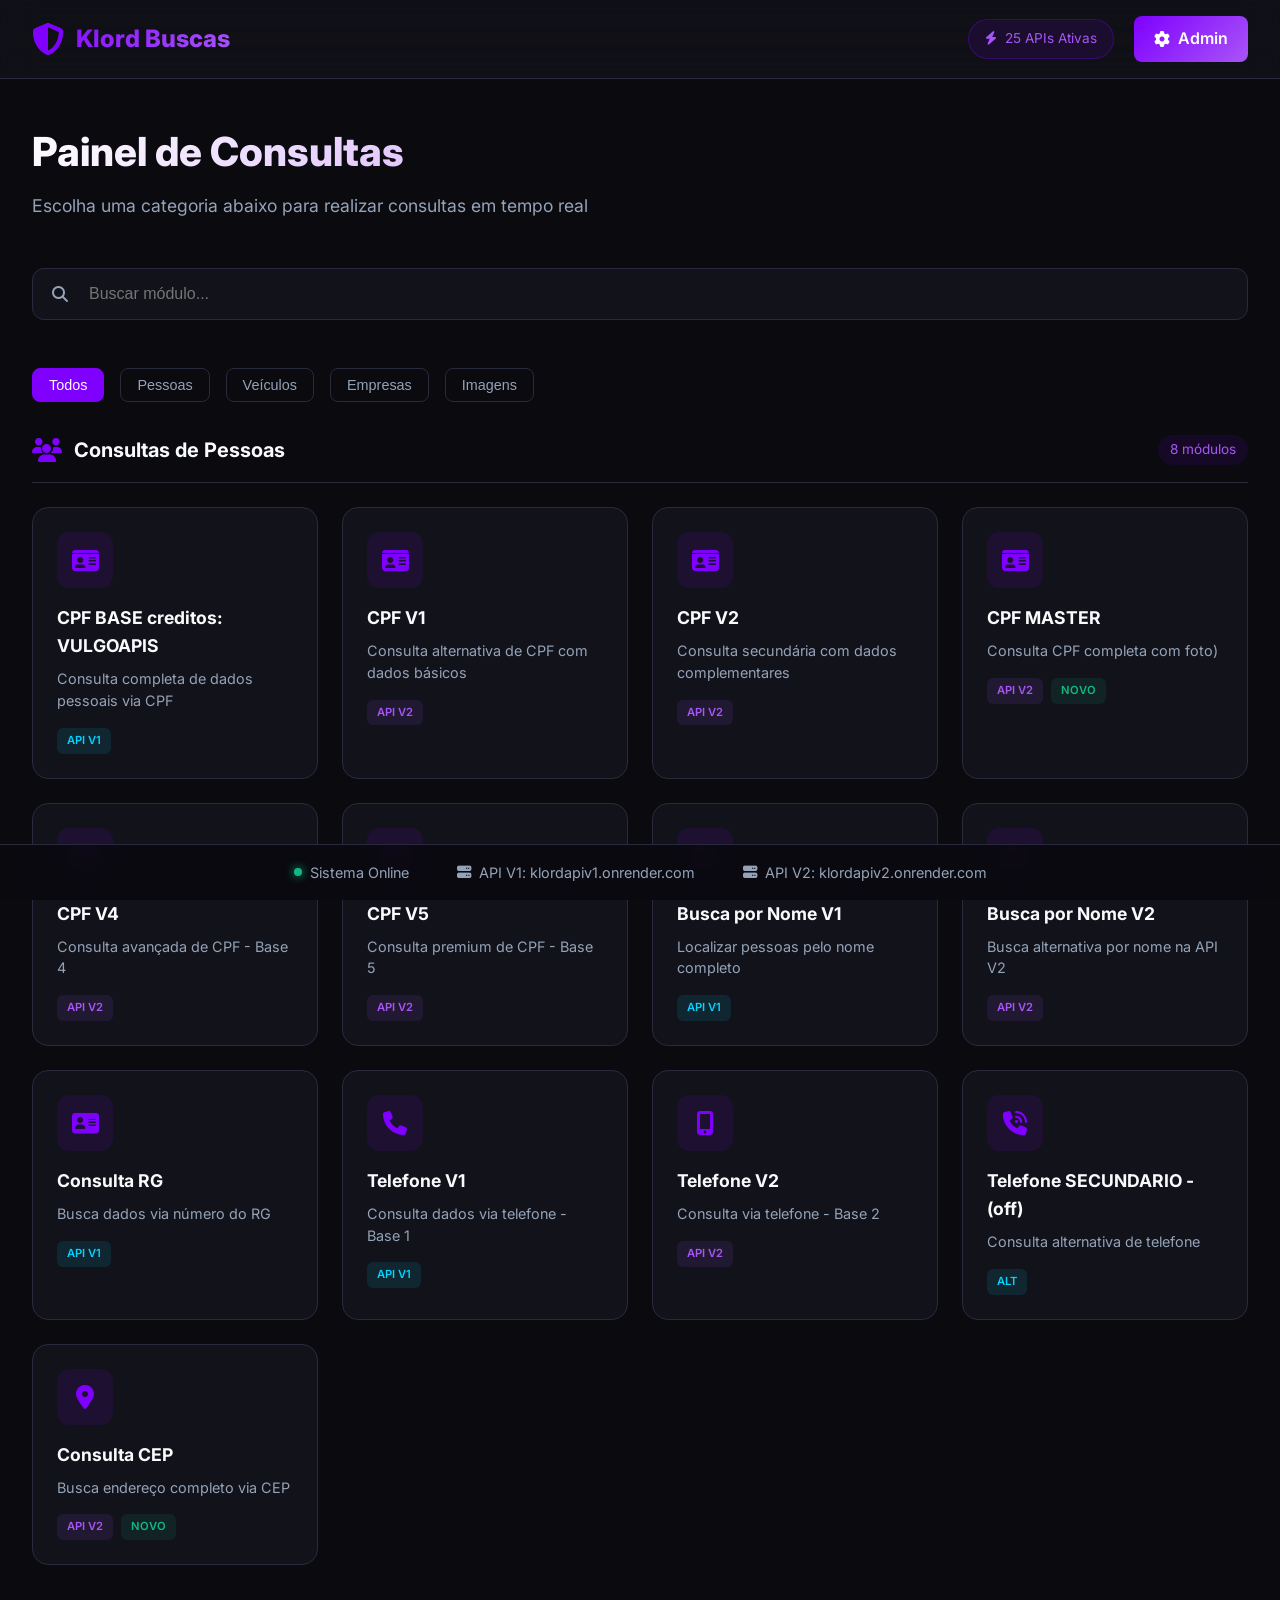
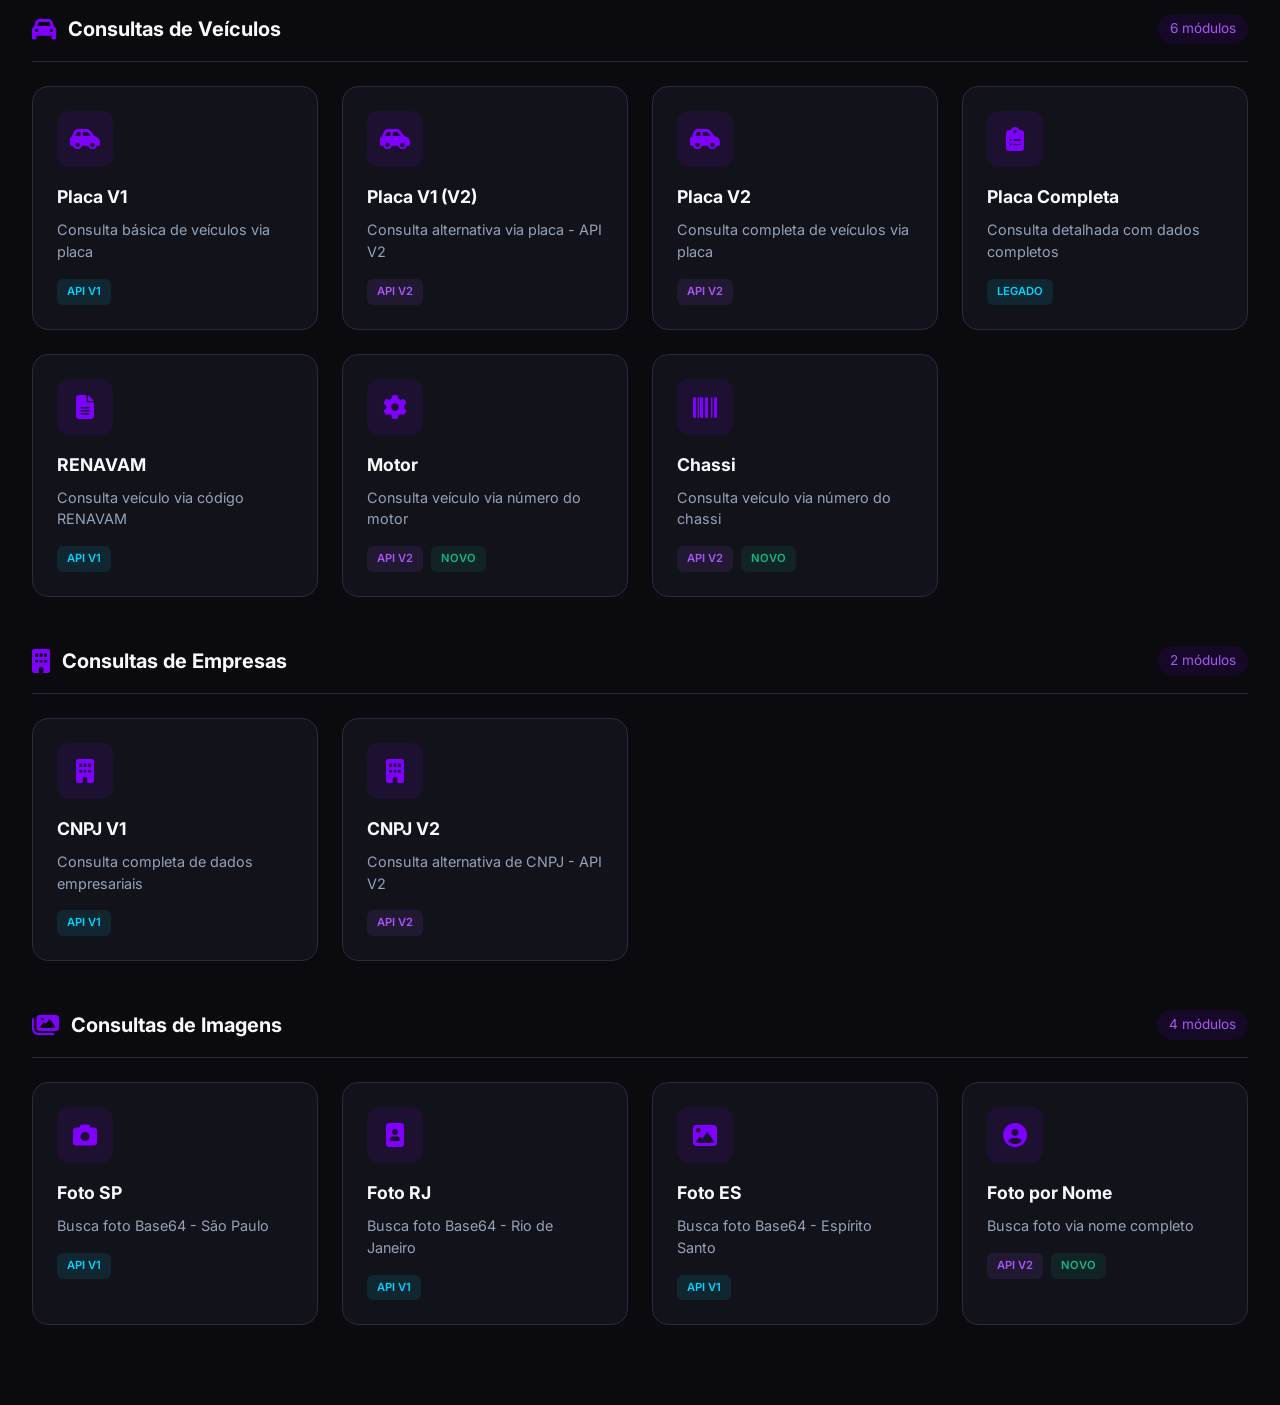
<file: index.html>
<!DOCTYPE html>
<html lang="pt-BR">
<head>
    <meta charset="UTF-8">
    <meta name="viewport" content="width=device-width, initial-scale=1.0">
    <title>Klord Buscas V2.0 - Painel de Consultas</title>
    <link href="https://fonts.googleapis.com/css2?family=Inter:wght@300;400;500;600;700;800&display=swap" rel="stylesheet">
    <link rel="stylesheet" href="https://cdnjs.cloudflare.com/ajax/libs/font-awesome/6.4.0/css/all.min.css">
    <style>
        :root {
            --cor-fundo: #0a0a0f;
            --cor-card: #12121a;
            --cor-card-hover: #1a1a25;
            --cor-borda: #2a2a3e;
            --cor-primaria: #7f00ff;
            --cor-secundaria: #a855f7;
            --cor-acento: #00d4ff;
            --cor-sucesso: #10b981;
            --cor-erro: #ef4444;
            --cor-aviso: #f59e0b;
            --cor-texto: #f8fafc;
            --cor-texto-sec: #94a3b8;
            --gradient-primario: linear-gradient(135deg, #7f00ff 0%, #a855f7 100%);
            --gradient-secundario: linear-gradient(135deg, #00d4ff 0%, #7f00ff 100%);
            --shadow: 0 8px 32px rgba(0, 0, 0, 0.4);
            --shadow-hover: 0 12px 48px rgba(127, 0, 255, 0.2);
        }

        * {
            margin: 0;
            padding: 0;
            box-sizing: border-box;
        }

        body {
            font-family: 'Inter', sans-serif;
            background: var(--cor-fundo);
            color: var(--cor-texto);
            min-height: 100vh;
            line-height: 1.6;
        }

        /* Header */
        .header {
            background: rgba(18, 18, 26, 0.8);
            backdrop-filter: blur(20px);
            border-bottom: 1px solid var(--cor-borda);
            padding: 1rem 2rem;
            position: fixed;
            width: 100%;
            top: 0;
            z-index: 1000;
        }

        .header-content {
            max-width: 1400px;
            margin: 0 auto;
            display: flex;
            justify-content: space-between;
            align-items: center;
        }

        .logo {
            display: flex;
            align-items: center;
            gap: 12px;
            font-size: 1.5rem;
            font-weight: 800;
            background: var(--gradient-primario);
            -webkit-background-clip: text;
            -webkit-text-fill-color: transparent;
        }

        .logo i {
            font-size: 2rem;
            color: var(--cor-primaria);
            -webkit-text-fill-color: var(--cor-primaria);
        }

        .user-menu {
            display: flex;
            align-items: center;
            gap: 20px;
        }

        .stats-badge {
            display: flex;
            align-items: center;
            gap: 8px;
            padding: 8px 16px;
            background: rgba(127, 0, 255, 0.1);
            border: 1px solid rgba(127, 0, 255, 0.3);
            border-radius: 50px;
            font-size: 0.85rem;
            color: var(--cor-secundaria);
        }

        .btn-admin {
            padding: 10px 20px;
            background: var(--gradient-primario);
            color: white;
            border: none;
            border-radius: 8px;
            font-weight: 600;
            cursor: pointer;
            transition: all 0.3s;
            text-decoration: none;
            display: flex;
            align-items: center;
            gap: 8px;
        }

        .btn-admin:hover {
            transform: translateY(-2px);
            box-shadow: var(--shadow-hover);
        }

        /* Main Content */
        .main-content {
            padding: 120px 2rem 2rem;
            max-width: 1400px;
            margin: 0 auto;
        }

        .welcome-section {
            margin-bottom: 3rem;
        }

        .welcome-section h1 {
            font-size: 2.5rem;
            font-weight: 800;
            margin-bottom: 0.5rem;
            background: linear-gradient(135deg, #fff 0%, #a855f7 100%);
            -webkit-background-clip: text;
            -webkit-text-fill-color: transparent;
        }

        .welcome-section p {
            color: var(--cor-texto-sec);
            font-size: 1.1rem;
        }

        /* Categorias */
        .category-section {
            margin-bottom: 3rem;
        }

        .category-header {
            display: flex;
            align-items: center;
            gap: 12px;
            margin-bottom: 1.5rem;
            padding-bottom: 1rem;
            border-bottom: 1px solid var(--cor-borda);
        }

        .category-header h2 {
            font-size: 1.25rem;
            font-weight: 700;
            color: var(--cor-texto);
        }

        .category-header i {
            font-size: 1.5rem;
            color: var(--cor-primaria);
        }

        .category-count {
            margin-left: auto;
            padding: 4px 12px;
            background: rgba(127, 0, 255, 0.1);
            border-radius: 50px;
            font-size: 0.85rem;
            color: var(--cor-secundaria);
        }

        /* Grid de Módulos */
        .modules-grid {
            display: grid;
            grid-template-columns: repeat(auto-fill, minmax(280px, 1fr));
            gap: 1.5rem;
        }

        .module-card {
            background: var(--cor-card);
            border: 1px solid var(--cor-borda);
            border-radius: 16px;
            padding: 1.5rem;
            cursor: pointer;
            transition: all 0.3s ease;
            position: relative;
            overflow: hidden;
            text-decoration: none;
            color: inherit;
            display: block;
        }

        .module-card::before {
            content: '';
            position: absolute;
            top: 0;
            left: 0;
            width: 100%;
            height: 3px;
            background: var(--gradient-primario);
            transform: scaleX(0);
            transition: transform 0.3s;
        }

        .module-card:hover {
            background: var(--cor-card-hover);
            border-color: var(--cor-primaria);
            transform: translateY(-4px);
            box-shadow: var(--shadow-hover);
        }

        .module-card:hover::before {
            transform: scaleX(1);
        }

        .module-icon {
            width: 56px;
            height: 56px;
            background: rgba(127, 0, 255, 0.1);
            border-radius: 12px;
            display: flex;
            align-items: center;
            justify-content: center;
            margin-bottom: 1rem;
            font-size: 1.5rem;
            color: var(--cor-primaria);
            transition: all 0.3s;
        }

        .module-card:hover .module-icon {
            background: var(--gradient-primario);
            color: white;
            transform: scale(1.1);
        }

        .module-title {
            font-size: 1.1rem;
            font-weight: 700;
            margin-bottom: 0.5rem;
            color: var(--cor-texto);
        }

        .module-desc {
            font-size: 0.9rem;
            color: var(--cor-texto-sec);
            margin-bottom: 1rem;
            line-height: 1.5;
        }

        .module-meta {
            display: flex;
            align-items: center;
            gap: 8px;
            font-size: 0.8rem;
        }

        .tag-version {
            padding: 4px 10px;
            border-radius: 6px;
            font-weight: 600;
            text-transform: uppercase;
            font-size: 0.7rem;
        }

        .tag-v1 {
            background: rgba(0, 212, 255, 0.1);
            color: var(--cor-acento);
        }

        .tag-v2 {
            background: rgba(168, 85, 247, 0.1);
            color: var(--cor-secundaria);
        }

        .tag-new {
            background: rgba(16, 185, 129, 0.1);
            color: var(--cor-sucesso);
            animation: pulse 2s infinite;
        }

        @keyframes pulse {
            0%, 100% { opacity: 1; }
            50% { opacity: 0.6; }
        }

        /* Status Indicator */
        .status-bar {
            position: fixed;
            bottom: 0;
            left: 0;
            right: 0;
            background: rgba(10, 10, 15, 0.95);
            border-top: 1px solid var(--cor-borda);
            padding: 1rem 2rem;
            display: flex;
            justify-content: center;
            gap: 3rem;
            font-size: 0.9rem;
            backdrop-filter: blur(20px);
        }

        .status-item {
            display: flex;
            align-items: center;
            gap: 8px;
            color: var(--cor-texto-sec);
        }

        .status-dot {
            width: 8px;
            height: 8px;
            border-radius: 50%;
            background: var(--cor-sucesso);
            box-shadow: 0 0 10px var(--cor-sucesso);
        }

        /* Responsivo */
        @media (max-width: 768px) {
            .header-content {
                flex-wrap: wrap;
                gap: 1rem;
            }

            .welcome-section h1 {
                font-size: 1.75rem;
            }

            .modules-grid {
                grid-template-columns: 1fr;
            }

            .status-bar {
                flex-direction: column;
                gap: 0.5rem;
                text-align: center;
            }
        }

        /* Search Bar */
        .search-container {
            margin-bottom: 3rem;
            position: relative;
        }

        .search-input {
            width: 100%;
            padding: 1rem 1.5rem 1rem 3.5rem;
            background: var(--cor-card);
            border: 1px solid var(--cor-borda);
            border-radius: 12px;
            color: var(--cor-texto);
            font-size: 1rem;
            transition: all 0.3s;
        }

        .search-input:focus {
            outline: none;
            border-color: var(--cor-primaria);
            box-shadow: 0 0 0 3px rgba(127, 0, 255, 0.1);
        }

        .search-icon {
            position: absolute;
            left: 1.25rem;
            top: 50%;
            transform: translateY(-50%);
            color: var(--cor-texto-sec);
        }

        .search-input:focus + .search-icon {
            color: var(--cor-primaria);
        }

        /* Filtros */
        .filters {
            display: flex;
            gap: 1rem;
            margin-bottom: 2rem;
            flex-wrap: wrap;
        }

        .filter-btn {
            padding: 0.5rem 1rem;
            background: transparent;
            border: 1px solid var(--cor-borda);
            border-radius: 8px;
            color: var(--cor-texto-sec);
            cursor: pointer;
            transition: all 0.3s;
            font-size: 0.9rem;
        }

        .filter-btn:hover,
        .filter-btn.active {
            background: var(--cor-primaria);
            border-color: var(--cor-primaria);
            color: white;
        }
    </style>
</head>
<body>
    <header class="header">
        <div class="header-content">
            <div class="logo">
                <i class="fas fa-shield-alt"></i>
                <span>Klord Buscas</span>
            </div>
            <div class="user-menu">
                <div class="stats-badge">
                    <i class="fas fa-bolt"></i>
                    <span>25 APIs Ativas</span>
                </div>
                <a href="/admin/dashboard" class="btn-admin">
                    <i class="fas fa-cog"></i>
                    Admin
                </a>
            </div>
        </div>
    </header>

    <main class="main-content">
        <section class="welcome-section">
            <h1>Painel de Consultas</h1>
            <p>Escolha uma categoria abaixo para realizar consultas em tempo real</p>
        </section>

        <div class="search-container">
            <i class="fas fa-search search-icon"></i>
            <input type="text" class="search-input" id="searchInput" placeholder="Buscar módulo..." onkeyup="filterModules()">
        </div>

        <div class="filters">
            <button class="filter-btn active" onclick="filterCategory('all')">Todos</button>
            <button class="filter-btn" onclick="filterCategory('pessoas')">Pessoas</button>
            <button class="filter-btn" onclick="filterCategory('veiculos')">Veículos</button>
            <button class="filter-btn" onclick="filterCategory('empresas')">Empresas</button>
            <button class="filter-btn" onclick="filterCategory('imagens')">Imagens</button>
        </div>

        <!-- CATEGORIA: PESSOAS -->
        <section class="category-section" data-category="pessoas">
            <div class="category-header">
                <i class="fas fa-users"></i>
                <h2>Consultas de Pessoas</h2>
                <span class="category-count">8 módulos</span>
            </div>
            <div class="modules-grid">
                <a href="/consulta?modulo=cpf" class="module-card">
                    <div class="module-icon"><i class="fas fa-id-card"></i></div>
                    <div class="module-title">CPF BASE creditos: VULGOAPIS</div>
                    <div class="module-desc">Consulta completa de dados pessoais via CPF</div>
                    <div class="module-meta">
                        <span class="tag-version tag-v1">API V1</span>
                    </div>
                </a>

                <a href="/consulta?modulo=cpf-v1" class="module-card">
                    <div class="module-icon"><i class="fas fa-id-card"></i></div>
                    <div class="module-title">CPF V1</div>
                    <div class="module-desc">Consulta alternativa de CPF com dados básicos</div>
                    <div class="module-meta">
                        <span class="tag-version tag-v2">API V2</span>
                    </div>
                </a>

                <a href="/consulta?modulo=cpf-v2" class="module-card">
                    <div class="module-icon"><i class="fas fa-id-card"></i></div>
                    <div class="module-title">CPF V2</div>
                    <div class="module-desc">Consulta secundária com dados complementares</div>
                    <div class="module-meta">
                        <span class="tag-version tag-v2">API V2</span>
                    </div>
                </a>

                <a href="/consulta?modulo=cpf-v3" class="module-card">
                    <div class="module-icon"><i class="fas fa-id-card"></i></div>
                    <div class="module-title">CPF MASTER</div>
                    <div class="module-desc">Consulta CPF completa com foto)</div>
                    <div class="module-meta">
                        <span class="tag-version tag-v2">API V2</span>
                        <span class="tag-version tag-new">NOVO</span>
                    </div>
                </a>

                <a href="/consulta?modulo=cpf-v4" class="module-card">
                    <div class="module-icon"><i class="fas fa-id-card"></i></div>
                    <div class="module-title">CPF V4</div>
                    <div class="module-desc">Consulta avançada de CPF - Base 4</div>
                    <div class="module-meta">
                        <span class="tag-version tag-v2">API V2</span>
                    </div>
                </a>

                <a href="/consulta?modulo=cpf-v5" class="module-card">
                    <div class="module-icon"><i class="fas fa-id-card"></i></div>
                    <div class="module-title">CPF V5</div>
                    <div class="module-desc">Consulta premium de CPF - Base 5</div>
                    <div class="module-meta">
                        <span class="tag-version tag-v2">API V2</span>
                    </div>
                </a>

                <a href="/consulta?modulo=nome" class="module-card">
                    <div class="module-icon"><i class="fas fa-user-tag"></i></div>
                    <div class="module-title">Busca por Nome V1</div>
                    <div class="module-desc">Localizar pessoas pelo nome completo</div>
                    <div class="module-meta">
                        <span class="tag-version tag-v1">API V1</span>
                    </div>
                </a>

                <a href="/consulta?modulo=nome-v2" class="module-card">
                    <div class="module-icon"><i class="fas fa-user-tag"></i></div>
                    <div class="module-title">Busca por Nome V2</div>
                    <div class="module-desc">Busca alternativa por nome na API V2</div>
                    <div class="module-meta">
                        <span class="tag-version tag-v2">API V2</span>
                    </div>
                </a>

                <a href="/consulta?modulo=rg" class="module-card">
                    <div class="module-icon"><i class="fas fa-address-card"></i></div>
                    <div class="module-title">Consulta RG</div>
                    <div class="module-desc">Busca dados via número do RG</div>
                    <div class="module-meta">
                        <span class="tag-version tag-v1">API V1</span>
                    </div>
                </a>

                <a href="/consulta?modulo=telefone" class="module-card">
                    <div class="module-icon"><i class="fas fa-phone"></i></div>
                    <div class="module-title">Telefone V1</div>
                    <div class="module-desc">Consulta dados via telefone - Base 1</div>
                    <div class="module-meta">
                        <span class="tag-version tag-v1">API V1</span>
                    </div>
                </a>

                <a href="/consulta?modulo=telefone-v2" class="module-card">
                    <div class="module-icon"><i class="fas fa-mobile-alt"></i></div>
                    <div class="module-title">Telefone V2</div>
                    <div class="module-desc">Consulta via telefone - Base 2</div>
                    <div class="module-meta">
                        <span class="tag-version tag-v2">API V2</span>
                    </div>
                </a>

                <a href="/consulta?modulo=telefone2" class="module-card">
                    <div class="module-icon"><i class="fas fa-phone-volume"></i></div>
                    <div class="module-title">Telefone SECUNDARIO - (off)</div>
                    <div class="module-desc">Consulta alternativa de telefone</div>
                    <div class="module-meta">
                        <span class="tag-version tag-v1">ALT</span>
                    </div>
                </a>

                <a href="/consulta?modulo=cep" class="module-card">
                    <div class="module-icon"><i class="fas fa-map-marker-alt"></i></div>
                    <div class="module-title">Consulta CEP</div>
                    <div class="module-desc">Busca endereço completo via CEP</div>
                    <div class="module-meta">
                        <span class="tag-version tag-v2">API V2</span>
                        <span class="tag-version tag-new">NOVO</span>
                    </div>
                </a>
            </div>
        </section>

        <!-- CATEGORIA: VEÍCULOS -->
        <section class="category-section" data-category="veiculos">
            <div class="category-header">
                <i class="fas fa-car"></i>
                <h2>Consultas de Veículos</h2>
                <span class="category-count">6 módulos</span>
            </div>
            <div class="modules-grid">
                <a href="/consulta?modulo=placa" class="module-card">
                    <div class="module-icon"><i class="fas fa-car-side"></i></div>
                    <div class="module-title">Placa V1</div>
                    <div class="module-desc">Consulta básica de veículos via placa</div>
                    <div class="module-meta">
                        <span class="tag-version tag-v1">API V1</span>
                    </div>
                </a>

                <a href="/consulta?modulo=placa-v1" class="module-card">
                    <div class="module-icon"><i class="fas fa-car-side"></i></div>
                    <div class="module-title">Placa V1 (V2)</div>
                    <div class="module-desc">Consulta alternativa via placa - API V2</div>
                    <div class="module-meta">
                        <span class="tag-version tag-v2">API V2</span>
                    </div>
                </a>

                <a href="/consulta?modulo=placa-v2" class="module-card">
                    <div class="module-icon"><i class="fas fa-car-side"></i></div>
                    <div class="module-title">Placa V2</div>
                    <div class="module-desc">Consulta completa de veículos via placa</div>
                    <div class="module-meta">
                        <span class="tag-version tag-v2">API V2</span>
                    </div>
                </a>

                <a href="/consulta?modulo=placa_completa" class="module-card">
                    <div class="module-icon"><i class="fas fa-clipboard-list"></i></div>
                    <div class="module-title">Placa Completa</div>
                    <div class="module-desc">Consulta detalhada com dados completos</div>
                    <div class="module-meta">
                        <span class="tag-version tag-v1">LEGADO</span>
                    </div>
                </a>

                <a href="/consulta?modulo=renavam" class="module-card">
                    <div class="module-icon"><i class="fas fa-file-alt"></i></div>
                    <div class="module-title">RENAVAM</div>
                    <div class="module-desc">Consulta veículo via código RENAVAM</div>
                    <div class="module-meta">
                        <span class="tag-version tag-v1">API V1</span>
                    </div>
                </a>

                <a href="/consulta?modulo=motor" class="module-card">
                    <div class="module-icon"><i class="fas fa-cog"></i></div>
                    <div class="module-title">Motor</div>
                    <div class="module-desc">Consulta veículo via número do motor</div>
                    <div class="module-meta">
                        <span class="tag-version tag-v2">API V2</span>
                        <span class="tag-version tag-new">NOVO</span>
                    </div>
                </a>

                <a href="/consulta?modulo=chassi" class="module-card">
                    <div class="module-icon"><i class="fas fa-barcode"></i></div>
                    <div class="module-title">Chassi</div>
                    <div class="module-desc">Consulta veículo via número do chassi</div>
                    <div class="module-meta">
                        <span class="tag-version tag-v2">API V2</span>
                        <span class="tag-version tag-new">NOVO</span>
                    </div>
                </a>
            </div>
        </section>

        <!-- CATEGORIA: EMPRESAS -->
        <section class="category-section" data-category="empresas">
            <div class="category-header">
                <i class="fas fa-building"></i>
                <h2>Consultas de Empresas</h2>
                <span class="category-count">2 módulos</span>
            </div>
            <div class="modules-grid">
                <a href="/consulta?modulo=cnpj" class="module-card">
                    <div class="module-icon"><i class="fas fa-building"></i></div>
                    <div class="module-title">CNPJ V1</div>
                    <div class="module-desc">Consulta completa de dados empresariais</div>
                    <div class="module-meta">
                        <span class="tag-version tag-v1">API V1</span>
                    </div>
                </a>

                <a href="/consulta?modulo=cnpj-v2" class="module-card">
                    <div class="module-icon"><i class="fas fa-building"></i></div>
                    <div class="module-title">CNPJ V2</div>
                    <div class="module-desc">Consulta alternativa de CNPJ - API V2</div>
                    <div class="module-meta">
                        <span class="tag-version tag-v2">API V2</span>
                    </div>
                </a>
            </div>
        </section>

        <!-- CATEGORIA: IMAGENS -->
        <section class="category-section" data-category="imagens">
            <div class="category-header">
                <i class="fas fa-images"></i>
                <h2>Consultas de Imagens</h2>
                <span class="category-count">4 módulos</span>
            </div>
            <div class="modules-grid">
                <a href="/consulta?modulo=foto-sp" class="module-card">
                    <div class="module-icon"><i class="fas fa-camera"></i></div>
                    <div class="module-title">Foto SP</div>
                    <div class="module-desc">Busca foto Base64 - São Paulo</div>
                    <div class="module-meta">
                        <span class="tag-version tag-v1">API V1</span>
                    </div>
                </a>

                <a href="/consulta?modulo=foto-rj" class="module-card">
                    <div class="module-icon"><i class="fas fa-portrait"></i></div>
                    <div class="module-title">Foto RJ</div>
                    <div class="module-desc">Busca foto Base64 - Rio de Janeiro</div>
                    <div class="module-meta">
                        <span class="tag-version tag-v1">API V1</span>
                    </div>
                </a>

                <a href="/consulta?modulo=foto-es" class="module-card">
                    <div class="module-icon"><i class="fas fa-image"></i></div>
                    <div class="module-title">Foto ES</div>
                    <div class="module-desc">Busca foto Base64 - Espírito Santo</div>
                    <div class="module-meta">
                        <span class="tag-version tag-v1">API V1</span>
                    </div>
                </a>

                <a href="/consulta?modulo=fotope" class="module-card">
                    <div class="module-icon"><i class="fas fa-user-circle"></i></div>
                    <div class="module-title">Foto por Nome</div>
                    <div class="module-desc">Busca foto via nome completo</div>
                    <div class="module-meta">
                        <span class="tag-version tag-v2">API V2</span>
                        <span class="tag-version tag-new">NOVO</span>
                    </div>
                </a>
            </div>
        </section>
    </main>

    <div class="status-bar">
        <div class="status-item">
            <div class="status-dot"></div>
            <span>Sistema Online</span>
        </div>
        <div class="status-item">
            <i class="fas fa-server"></i>
            <span>API V1: klordapiv1.onrender.com</span>
        </div>
        <div class="status-item">
            <i class="fas fa-server"></i>
            <span>API V2: klordapiv2.onrender.com</span>
        </div>
    </div>

    <script>
        // Filtro por categoria
        function filterCategory(category) {
            const sections = document.querySelectorAll('.category-section');
            const buttons = document.querySelectorAll('.filter-btn');
            
            buttons.forEach(btn => btn.classList.remove('active'));
            event.target.classList.add('active');

            if (category === 'all') {
                sections.forEach(section => section.style.display = 'block');
            } else {
                sections.forEach(section => {
                    if (section.dataset.category === category) {
                        section.style.display = 'block';
                    } else {
                        section.style.display = 'none';
                    }
                });
            }
        }

        // Busca por texto
        function filterModules() {
            const input = document.getElementById('searchInput');
            const filter = input.value.toLowerCase();
            const cards = document.querySelectorAll('.module-card');
            
            cards.forEach(card => {
                const title = card.querySelector('.module-title').textContent.toLowerCase();
                const desc = card.querySelector('.module-desc').textContent.toLowerCase();
                
                if (title.includes(filter) || desc.includes(filter)) {
                    card.style.display = 'block';
                } else {
                    card.style.display = 'none';
                }
            });
        }
    </script>
</body>
</html>
</file>
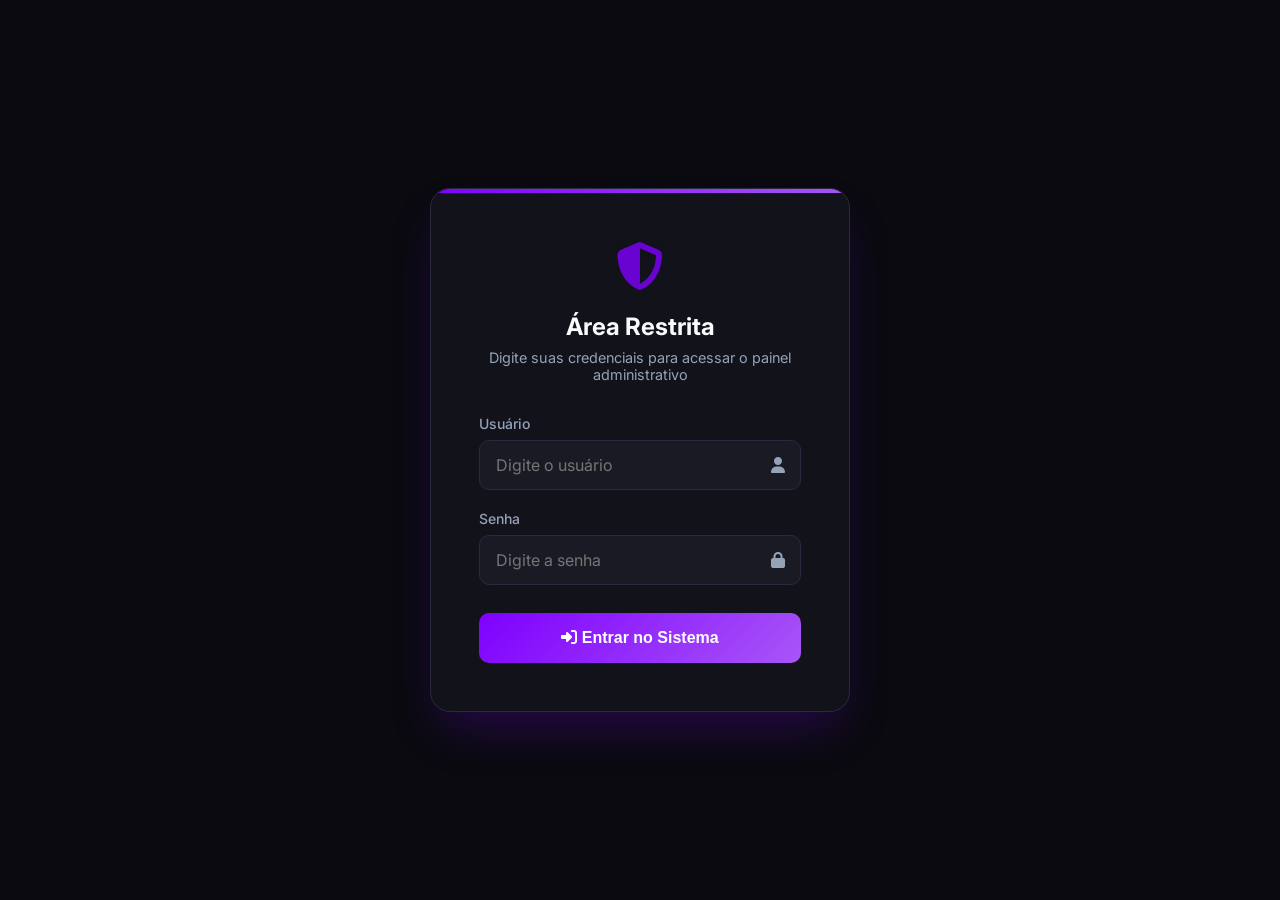
<file: admin_dashboard.html>
<!DOCTYPE html>
<html lang="pt-BR">
<head>
    <meta charset="UTF-8">
    <meta name="viewport" content="width=device-width, initial-scale=1.0">
    <title>Admin Dashboard - Klord Buscas</title>
    <link href="https://fonts.googleapis.com/css2?family=Inter:wght@300;400;500;600;700&display=swap" rel="stylesheet">
    <link rel="stylesheet" href="https://cdnjs.cloudflare.com/ajax/libs/font-awesome/6.4.0/css/all.min.css">
    <style>
        :root {
            --cor-fundo: #0a0a0f;
            --cor-card: #12121a;
            --cor-card-sec: #1a1a25;
            --cor-borda: #2a2a3e;
            --cor-primaria: #7f00ff;
            --cor-secundaria: #a855f7;
            --cor-acento: #00d4ff;
            --cor-sucesso: #10b981;
            --cor-erro: #ef4444;
            --cor-texto: #f8fafc;
            --cor-texto-sec: #94a3b8;
            --gradient-primario: linear-gradient(135deg, #7f00ff 0%, #a855f7 100%);
        }

        * {
            margin: 0;
            padding: 0;
            box-sizing: border-box;
        }

        body {
            font-family: 'Inter', sans-serif;
            background: var(--cor-fundo);
            color: var(--cor-texto);
            min-height: 100vh;
        }

        /* Login Overlay Styles */
        .login-overlay {
            position: fixed;
            top: 0;
            left: 0;
            width: 100%;
            height: 100%;
            background: var(--cor-fundo);
            display: flex;
            align-items: center;
            justify-content: center;
            z-index: 9999;
            transition: opacity 0.5s ease, visibility 0.5s ease;
        }

        .login-overlay.hidden {
            opacity: 0;
            visibility: hidden;
            pointer-events: none;
        }

        .login-container {
            background: var(--cor-card);
            border: 1px solid var(--cor-borda);
            border-radius: 20px;
            padding: 3rem;
            width: 100%;
            max-width: 420px;
            box-shadow: 0 25px 50px -12px rgba(127, 0, 255, 0.25);
            position: relative;
            overflow: hidden;
        }

        .login-container::before {
            content: '';
            position: absolute;
            top: 0;
            left: 0;
            right: 0;
            height: 4px;
            background: var(--gradient-primario);
        }

        .login-header {
            text-align: center;
            margin-bottom: 2rem;
        }

        .login-logo {
            font-size: 2.5rem;
            margin-bottom: 1rem;
            background: var(--gradient-primario);
            -webkit-background-clip: text;
            -webkit-text-fill-color: transparent;
        }

        .login-title {
            font-size: 1.5rem;
            font-weight: 700;
            margin-bottom: 0.5rem;
        }

        .login-subtitle {
            color: var(--cor-texto-sec);
            font-size: 0.9rem;
        }

        .login-form {
            display: flex;
            flex-direction: column;
            gap: 1.25rem;
        }

        .input-group {
            position: relative;
        }

        .input-group label {
            display: block;
            margin-bottom: 0.5rem;
            font-size: 0.875rem;
            font-weight: 500;
            color: var(--cor-texto-sec);
        }

        .input-group input {
            width: 100%;
            padding: 0.875rem 1rem;
            background: var(--cor-card-sec);
            border: 1px solid var(--cor-borda);
            border-radius: 10px;
            color: var(--cor-texto);
            font-size: 1rem;
            transition: all 0.3s;
            font-family: 'Inter', sans-serif;
        }

        .input-group input:focus {
            outline: none;
            border-color: var(--cor-primaria);
            box-shadow: 0 0 0 3px rgba(127, 0, 255, 0.1);
        }

        .input-group i {
            position: absolute;
            right: 1rem;
            top: 2.6rem;
            color: var(--cor-texto-sec);
        }

        .login-btn {
            width: 100%;
            padding: 1rem;
            background: var(--gradient-primario);
            border: none;
            border-radius: 10px;
            color: white;
            font-size: 1rem;
            font-weight: 600;
            cursor: pointer;
            transition: all 0.3s;
            display: flex;
            align-items: center;
            justify-content: center;
            gap: 8px;
            margin-top: 0.5rem;
        }

        .login-btn:hover {
            transform: translateY(-2px);
            box-shadow: 0 10px 25px -5px rgba(127, 0, 255, 0.4);
        }

        .login-btn:active {
            transform: translateY(0);
        }

        .error-message {
            background: rgba(239, 68, 68, 0.1);
            border: 1px solid var(--cor-erro);
            color: var(--cor-erro);
            padding: 0.75rem;
            border-radius: 8px;
            font-size: 0.875rem;
            display: none;
            align-items: center;
            gap: 8px;
            animation: shake 0.5s;
        }

        .error-message.show {
            display: flex;
        }

        @keyframes shake {
            0%, 100% { transform: translateX(0); }
            25% { transform: translateX(-10px); }
            75% { transform: translateX(10px); }
        }

        .lock-icon {
            font-size: 3rem;
            color: var(--cor-primaria);
            margin-bottom: 1rem;
            opacity: 0.8;
        }

        /* Main Content (Hidden by default) */
        .main-wrapper {
            display: none;
            opacity: 0;
            transition: opacity 0.5s ease;
        }

        .main-wrapper.show {
            display: block;
            opacity: 1;
        }

        .header {
            background: rgba(18, 18, 26, 0.95);
            backdrop-filter: blur(20px);
            border-bottom: 1px solid var(--cor-borda);
            padding: 1rem 2rem;
            position: fixed;
            width: 100%;
            top: 0;
            z-index: 1000;
        }

        .header-content {
            max-width: 1400px;
            margin: 0 auto;
            display: flex;
            justify-content: space-between;
            align-items: center;
        }

        .logo {
            display: flex;
            align-items: center;
            gap: 12px;
            font-size: 1.5rem;
            font-weight: 800;
            background: var(--gradient-primario);
            -webkit-background-clip: text;
            -webkit-text-fill-color: transparent;
        }

        .nav-menu {
            display: flex;
            gap: 1rem;
            align-items: center;
        }

        .nav-item {
            padding: 0.75rem 1.5rem;
            border-radius: 8px;
            color: var(--cor-texto-sec);
            text-decoration: none;
            font-weight: 500;
            transition: all 0.3s;
            display: flex;
            align-items: center;
            gap: 8px;
        }

        .nav-item:hover {
            background: var(--cor-card-sec);
            color: var(--cor-texto);
        }

        .nav-item.active {
            background: var(--gradient-primario);
            color: white;
        }

        .logout-btn {
            background: transparent;
            border: 1px solid var(--cor-erro);
            color: var(--cor-erro);
            padding: 0.5rem 1rem;
            border-radius: 8px;
            cursor: pointer;
            font-family: 'Inter', sans-serif;
            font-weight: 500;
            transition: all 0.3s;
            display: flex;
            align-items: center;
            gap: 6px;
            font-size: 0.875rem;
        }

        .logout-btn:hover {
            background: var(--cor-erro);
            color: white;
        }

        .main-content {
            padding: 100px 2rem 2rem;
            max-width: 1400px;
            margin: 0 auto;
        }

        .page-title {
            font-size: 2rem;
            font-weight: 700;
            margin-bottom: 2rem;
            display: flex;
            align-items: center;
            gap: 12px;
        }

        .stats-grid {
            display: grid;
            grid-template-columns: repeat(auto-fit, minmax(280px, 1fr));
            gap: 1.5rem;
            margin-bottom: 2rem;
        }

        .stat-card {
            background: var(--cor-card);
            border: 1px solid var(--cor-borda);
            border-radius: 16px;
            padding: 1.5rem;
            transition: all 0.3s;
        }

        .stat-card:hover {
            border-color: var(--cor-primaria);
            transform: translateY(-4px);
        }

        .stat-header {
            display: flex;
            justify-content: space-between;
            align-items: center;
            margin-bottom: 1rem;
        }

        .stat-icon {
            width: 48px;
            height: 48px;
            border-radius: 12px;
            background: rgba(127, 0, 255, 0.1);
            display: flex;
            align-items: center;
            justify-content: center;
            color: var(--cor-primaria);
            font-size: 1.5rem;
        }

        .stat-value {
            font-size: 2.5rem;
            font-weight: 700;
            color: var(--cor-texto);
        }

        .stat-label {
            color: var(--cor-texto-sec);
            font-size: 0.9rem;
        }

        .chart-section {
            display: grid;
            grid-template-columns: 2fr 1fr;
            gap: 1.5rem;
            margin-bottom: 2rem;
        }

        .chart-card {
            background: var(--cor-card);
            border: 1px solid var(--cor-borda);
            border-radius: 16px;
            padding: 1.5rem;
        }

        .chart-header {
            display: flex;
            justify-content: space-between;
            align-items: center;
            margin-bottom: 1.5rem;
        }

        .chart-header h3 {
            font-size: 1.1rem;
            display: flex;
            align-items: center;
            gap: 8px;
        }

        .status-badge {
            padding: 0.5rem 1rem;
            border-radius: 50px;
            font-size: 0.85rem;
            font-weight: 600;
            display: flex;
            align-items: center;
            gap: 6px;
        }

        .status-online {
            background: rgba(16, 185, 129, 0.1);
            color: var(--cor-sucesso);
            border: 1px solid var(--cor-sucesso);
        }

        .status-offline {
            background: rgba(239, 68, 68, 0.1);
            color: var(--cor-erro);
            border: 1px solid var(--cor-erro);
        }

        .api-list {
            display: flex;
            flex-direction: column;
            gap: 1rem;
        }

        .api-item {
            display: flex;
            align-items: center;
            justify-content: space-between;
            padding: 1rem;
            background: var(--cor-card-sec);
            border-radius: 10px;
            border: 1px solid var(--cor-borda);
        }

        .api-info {
            display: flex;
            align-items: center;
            gap: 12px;
        }

        .api-status {
            width: 8px;
            height: 8px;
            border-radius: 50%;
            background: var(--cor-sucesso);
            box-shadow: 0 0 8px var(--cor-sucesso);
        }

        .api-status.offline {
            background: var(--cor-erro);
            box-shadow: 0 0 8px var(--cor-erro);
        }

        .api-name {
            font-weight: 600;
        }

        .api-url {
            font-size: 0.8rem;
            color: var(--cor-texto-sec);
        }

        .api-count {
            padding: 0.25rem 0.75rem;
            background: rgba(127, 0, 255, 0.1);
            color: var(--cor-primaria);
            border-radius: 50px;
            font-size: 0.85rem;
            font-weight: 600;
        }

        /* Loading Spinner */
        .spinner {
            display: none;
            width: 20px;
            height: 20px;
            border: 2px solid rgba(255,255,255,0.3);
            border-radius: 50%;
            border-top-color: white;
            animation: spin 1s ease-in-out infinite;
        }

        @keyframes spin {
            to { transform: rotate(360deg); }
        }

        .login-btn.loading .spinner {
            display: inline-block;
        }

        .login-btn.loading .btn-text {
            display: none;
        }

        @media (max-width: 968px) {
            .chart-section {
                grid-template-columns: 1fr;
            }
            
            .nav-menu {
                display: none;
            }

            .login-container {
                margin: 1rem;
                padding: 2rem;
            }
        }
    </style>
</head>
<body>
    <!-- Login Overlay -->
    <div class="login-overlay" id="loginOverlay">
        <div class="login-container">
            <div class="login-header">
                <div class="lock-icon">
                    <i class="fas fa-shield-alt"></i>
                </div>
                <div class="login-title">Área Restrita</div>
                <div class="login-subtitle">Digite suas credenciais para acessar o painel administrativo</div>
            </div>
            
            <form class="login-form" id="loginForm">
                <div class="error-message" id="errorMessage">
                    <i class="fas fa-exclamation-circle"></i>
                    <span>Usuário ou senha incorretos</span>
                </div>

                <div class="input-group">
                    <label for="username">Usuário</label>
                    <input type="text" id="username" placeholder="Digite o usuário" autocomplete="off" required>
                    <i class="fas fa-user"></i>
                </div>

                <div class="input-group">
                    <label for="password">Senha</label>
                    <input type="password" id="password" placeholder="Digite a senha" required>
                    <i class="fas fa-lock"></i>
                </div>

                <button type="submit" class="login-btn" id="loginBtn">
                    <span class="btn-text">
                        <i class="fas fa-sign-in-alt"></i>
                        Entrar no Sistema
                    </span>
                    <div class="spinner"></div>
                </button>
            </form>
        </div>
    </div>

    <!-- Main Content (Protected) -->
    <div class="main-wrapper" id="mainWrapper">
        <header class="header">
            <div class="header-content">
                <div class="logo">
                    <i class="fas fa-shield-alt"></i>
                    <span>Klord Admin</span>
                </div>
                <nav class="nav-menu">
                    <a href="/admin/dashboard" class="nav-item active">
                        <i class="fas fa-chart-line"></i>
                        Dashboard
                    </a>
                    <a href="/admin/users" class="nav-item">
                        <i class="fas fa-users"></i>
                        Usuários
                    </a>
                    <a href="/adm/Kl0rd777" class="nav-item">
                        <i class="fas fa-cog"></i>
                        Configurações
                    </a>
                    <a href="/painel" class="nav-item">
                        <i class="fas fa-arrow-left"></i>
                        Voltar
                    </a>
                    <button class="logout-btn" onclick="logout()">
                        <i class="fas fa-sign-out-alt"></i>
                        Sair
                    </button>
                </nav>
            </div>
        </header>

        <main class="main-content">
            <h1 class="page-title">
                <i class="fas fa-chart-pie" style="color: var(--cor-primaria);"></i>
                Dashboard
            </h1>

            <div class="stats-grid">
                <div class="stat-card">
                    <div class="stat-header">
                        <div>
                            <div class="stat-value" id="totalUsers">-</div>
                            <div class="stat-label">Usuários Cadastrados</div>
                        </div>
                        <div class="stat-icon">
                            <i class="fas fa-users"></i>
                        </div>
                    </div>
                </div>

                <div class="stat-card">
                    <div class="stat-header">
                        <div>
                            <div class="stat-value">25</div>
                            <div class="stat-label">APIs Disponíveis</div>
                        </div>
                        <div class="stat-icon">
                            <i class="fas fa-plug"></i>
                        </div>
                    </div>
                </div>

                <div class="stat-card">
                    <div class="stat-header">
                        <div>
                            <div class="stat-value" id="activeUsers">-</div>
                            <div class="stat-label">Usuários Ativos</div>
                        </div>
                        <div class="stat-icon">
                            <i class="fas fa-user-check"></i>
                        </div>
                    </div>
                </div>

                <div class="stat-card">
                    <div class="stat-header">
                        <div>
                            <div class="stat-value" id="expiredUsers">-</div>
                            <div class="stat-label">Contas Expiradas</div>
                        </div>
                        <div class="stat-icon">
                            <i class="fas fa-user-times"></i>
                        </div>
                    </div>
                </div>
            </div>

            <div class="chart-section">
                <div class="chart-card">
                    <div class="chart-header">
                        <h3><i class="fas fa-server"></i> Status das APIs</h3>
                        <span class="status-badge status-online">
                            <i class="fas fa-check-circle"></i>
                            Online
                        </span>
                    </div>
                    <div class="api-list">
                        <div class="api-item">
                            <div class="api-info">
                                <div class="api-status"></div>
                                <div>
                                    <div class="api-name">API V1</div>
                                    <div class="api-url">klordapiv1.onrender.com</div>
                                </div>
                            </div>
                            <span class="api-count">10 endpoints</span>
                        </div>
                        <div class="api-item">
                            <div class="api-info">
                                <div class="api-status"></div>
                                <div>
                                    <div class="api-name">API V2</div>
                                    <div class="api-url">klordapiv2.onrender.com</div>
                                </div>
                            </div>
                            <span class="api-count">12 endpoints</span>
                        </div>
                        <div class="api-item">
                            <div class="api-info">
                                <div class="api-status"></div>
                                <div>
                                    <div class="api-name">API Legada</div>
                                    <div class="api-url">klordapi-rild.onrender.com</div>
                                </div>
                            </div>
                            <span class="api-count">3 endpoints</span>
                        </div>
                    </div>
                </div>

                <div class="chart-card">
                    <div class="chart-header">
                        <h3><i class="fas fa-info-circle"></i> Informações</h3>
                    </div>
                    <div style="color: var(--cor-texto-sec); line-height: 1.8;">
                        <p><strong>Versão:</strong> 2.0.0</p>
                        <p><strong>GitHub:</strong> klordTV/klTV</p>
                        <p><strong>Database:</strong> database.json</p>
                        <p><strong>Admin Token:</strong> Kl0rd123</p>
                        <p style="margin-top: 1rem; padding-top: 1rem; border-top: 1px solid var(--cor-borda);">
                            <i class="fas fa-code-branch" style="color: var(--cor-primaria);"></i>
                            Sistema atualizado em <span id="updateTime"></span>
                        </p>
                    </div>
                </div>
            </div>
        </main>
    </div>

    <script>
        // Configurações de login
        const CONFIG = {
            username: 'klord',
            password: 'Kl0rd777',
            sessionKey: 'klord_admin_auth'
        };

        // Verificar se já está logado ao carregar a página
        document.addEventListener('DOMContentLoaded', function() {
            checkAuthStatus();
            document.getElementById('updateTime').textContent = new Date().toLocaleString('pt-BR');
        });

        // Verificar status de autenticação
        function checkAuthStatus() {
            const isAuthenticated = sessionStorage.getItem(CONFIG.sessionKey) === 'true';
            
            if (isAuthenticated) {
                showDashboard();
            } else {
                showLogin();
            }
        }

        // Mostrar tela de login
        function showLogin() {
            document.getElementById('loginOverlay').classList.remove('hidden');
            document.getElementById('mainWrapper').classList.remove('show');
            document.body.style.overflow = 'hidden';
        }

        // Mostrar dashboard
        function showDashboard() {
            document.getElementById('loginOverlay').classList.add('hidden');
            document.getElementById('mainWrapper').classList.add('show');
            document.body.style.overflow = 'auto';
            loadStats(); // Carregar dados apenas quando mostrar o dashboard
        }

        // Handler do formulário de login
        document.getElementById('loginForm').addEventListener('submit', async function(e) {
            e.preventDefault();
            
            const username = document.getElementById('username').value.trim();
            const password = document.getElementById('password').value.trim();
            const errorMsg = document.getElementById('errorMessage');
            const loginBtn = document.getElementById('loginBtn');
            
            // Mostrar loading
            loginBtn.classList.add('loading');
            loginBtn.disabled = true;
            
            // Simular delay de verificação (efeito visual)
            await new Promise(resolve => setTimeout(resolve, 800));
            
            // Verificar credenciais
            if (username === CONFIG.username && password === CONFIG.password) {
                // Sucesso
                sessionStorage.setItem(CONFIG.sessionKey, 'true');
                errorMsg.classList.remove('show');
                
                // Animação de transição
                setTimeout(() => {
                    showDashboard();
                    // Limpar campos
                    document.getElementById('username').value = '';
                    document.getElementById('password').value = '';
                }, 300);
            } else {
                // Erro
                errorMsg.classList.add('show');
                document.getElementById('password').value = '';
                document.getElementById('password').focus();
                
                // Efeito de shake no container
                const container = document.querySelector('.login-container');
                container.style.animation = 'none';
                setTimeout(() => {
                    container.style.animation = 'shake 0.5s';
                }, 10);
            }
            
            // Remover loading
            loginBtn.classList.remove('loading');
            loginBtn.disabled = false;
        });

        // Função de logout
        function logout() {
            sessionStorage.removeItem(CONFIG.sessionKey);
            showLogin();
        }

        // Carregar estatísticas (função original mantida)
        async function loadStats() {
            try {
                const response = await fetch('/adm/Kl0rd777?data=json');
                const users = await response.json();
                
                document.getElementById('totalUsers').textContent = users.length;
                document.getElementById('activeUsers').textContent = users.filter(u => u.status === 'ATIVO').length;
                document.getElementById('expiredUsers').textContent = users.filter(u => u.status === 'EXPIRADO').length;
            } catch (error) {
                console.error('Erro ao carregar estatísticas:', error);
                document.getElementById('totalUsers').textContent = '0';
                document.getElementById('activeUsers').textContent = '0';
                document.getElementById('expiredUsers').textContent = '0';
            }
        }

        // Prevenir acesso via tecla ESC no login
        document.addEventListener('keydown', function(e) {
            if (e.key === 'Escape' && !document.getElementById('loginOverlay').classList.contains('hidden')) {
                e.preventDefault();
            }
        });

        // Bloquear botão voltar do navegador quando deslogado
        window.addEventListener('popstate', function(e) {
            if (sessionStorage.getItem(CONFIG.sessionKey) !== 'true') {
                e.preventDefault();
                window.history.pushState(null, null, window.location.href);
            }
        });

        // Forçar push state inicial para prevenir back navigation
        window.history.pushState(null, null, window.location.href);
    </script>
</body>
</html>
</file>
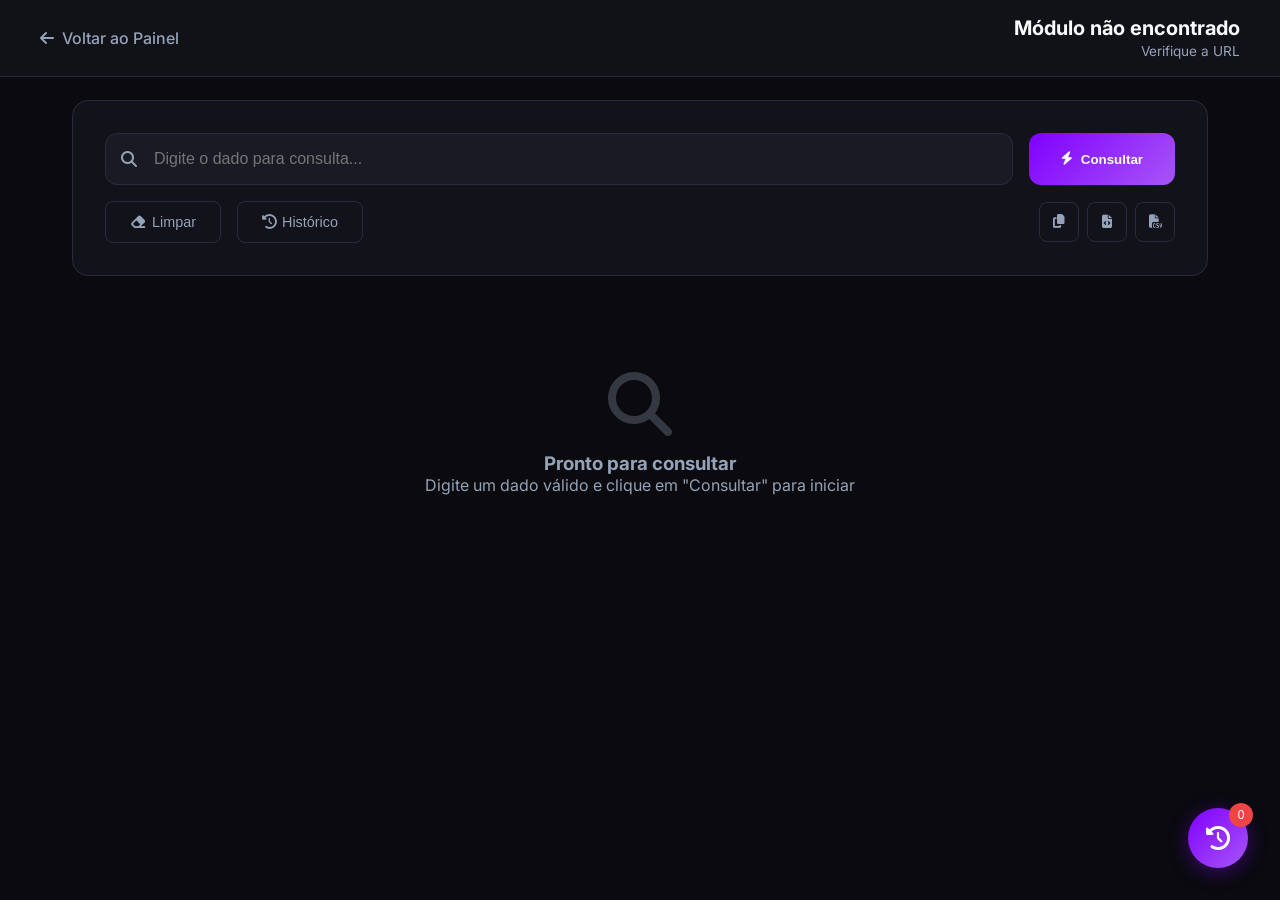
<file: consulta.html>
<!DOCTYPE html>
<html lang="pt-BR">
<head>
    <meta charset="UTF-8">
    <meta name="viewport" content="width=device-width, initial-scale=1.0">
    <title>Consulta - Klord Buscas</title>
    <link href="https://fonts.googleapis.com/css2?family=Inter:wght@300;400;500;600;700&display=swap" rel="stylesheet">
    <link rel="stylesheet" href="https://cdnjs.cloudflare.com/ajax/libs/font-awesome/6.4.0/css/all.min.css">
    <style>
        :root {
            --cor-fundo: #0a0a0f;
            --cor-card: #12121a;
            --cor-card-sec: #1a1a25;
            --cor-borda: #2a2a3e;
            --cor-primaria: #7f00ff;
            --cor-secundaria: #a855f7;
            --cor-acento: #00d4ff;
            --cor-sucesso: #10b981;
            --cor-erro: #ef4444;
            --cor-texto: #f8fafc;
            --cor-texto-sec: #94a3b8;
            --gradient-primario: linear-gradient(135deg, #7f00ff 0%, #a855f7 100%);
            --shadow: 0 8px 32px rgba(0, 0, 0, 0.4);
        }

        * { margin: 0; padding: 0; box-sizing: border-box; }

        body {
            font-family: 'Inter', sans-serif;
            background: var(--cor-fundo);
            color: var(--cor-texto);
            min-height: 100vh;
        }

        .header {
            background: rgba(18, 18, 26, 0.95);
            backdrop-filter: blur(20px);
            border-bottom: 1px solid var(--cor-borda);
            padding: 1rem 2rem;
            position: fixed;
            width: 100%;
            top: 0;
            z-index: 1000;
        }

        .header-content {
            max-width: 1200px;
            margin: 0 auto;
            display: flex;
            justify-content: space-between;
            align-items: center;
        }

        .back-btn {
            display: flex;
            align-items: center;
            gap: 8px;
            color: var(--cor-texto-sec);
            text-decoration: none;
            font-weight: 500;
            transition: color 0.3s;
        }

        .back-btn:hover { color: var(--cor-primaria); }

        .module-info { text-align: right; }
        .module-info h1 { font-size: 1.25rem; font-weight: 700; color: var(--cor-texto); }
        .module-info span { font-size: 0.85rem; color: var(--cor-texto-sec); }

        .main-content { padding: 100px 2rem 2rem; max-width: 1200px; margin: 0 auto; }

        .input-section {
            background: var(--cor-card);
            border: 1px solid var(--cor-borda);
            border-radius: 16px;
            padding: 2rem;
            margin-bottom: 2rem;
        }

        .input-group { display: flex; gap: 1rem; margin-bottom: 1rem; }

        .input-wrapper { flex: 1; position: relative; }

        .input-icon {
            position: absolute;
            left: 1rem;
            top: 50%;
            transform: translateY(-50%);
            color: var(--cor-texto-sec);
        }

        #dadoConsulta {
            width: 100%;
            padding: 1rem 1rem 1rem 3rem;
            background: var(--cor-card-sec);
            border: 1px solid var(--cor-borda);
            border-radius: 12px;
            color: var(--cor-texto);
            font-size: 1rem;
            transition: all 0.3s;
        }

        #dadoConsulta:focus {
            outline: none;
            border-color: var(--cor-primaria);
            box-shadow: 0 0 0 3px rgba(127, 0, 255, 0.1);
        }

        .btn-consultar {
            padding: 1rem 2rem;
            background: var(--gradient-primario);
            color: white;
            border: none;
            border-radius: 12px;
            font-weight: 600;
            cursor: pointer;
            transition: all 0.3s;
            display: flex;
            align-items: center;
            gap: 8px;
        }

        .btn-consultar:hover:not(:disabled) {
            transform: translateY(-2px);
            box-shadow: 0 8px 25px rgba(127, 0, 255, 0.4);
        }

        .btn-consultar:disabled { opacity: 0.6; cursor: not-allowed; }

        .actions-row { display: flex; gap: 1rem; justify-content: space-between; align-items: center; }
        .actions-left { display: flex; gap: 1rem; }

        .btn-secundario {
            padding: 0.75rem 1.5rem;
            background: transparent;
            border: 1px solid var(--cor-borda);
            border-radius: 8px;
            color: var(--cor-texto-sec);
            cursor: pointer;
            transition: all 0.3s;
            display: flex;
            align-items: center;
            gap: 6px;
            font-size: 0.9rem;
        }

        .btn-secundario:hover { border-color: var(--cor-primaria); color: var(--cor-primaria); }

        .status-message {
            padding: 1rem 1.5rem;
            border-radius: 12px;
            margin-bottom: 1.5rem;
            display: none;
            align-items: center;
            gap: 12px;
            font-weight: 500;
            animation: slideIn 0.3s ease;
        }

        @keyframes slideIn {
            from { opacity: 0; transform: translateY(-10px); }
            to { opacity: 1; transform: translateY(0); }
        }

        .status-success { background: rgba(16, 185, 129, 0.1); border: 1px solid var(--cor-sucesso); color: var(--cor-sucesso); }
        .status-error { background: rgba(239, 68, 68, 0.1); border: 1px solid var(--cor-erro); color: var(--cor-erro); }
        .status-loading { background: rgba(127, 0, 255, 0.1); border: 1px solid var(--cor-primaria); color: var(--cor-primaria); }

        .loading-container {
            text-align: center;
            padding: 4rem 2rem;
            color: var(--cor-texto-sec);
            display: none;
        }

        .spinner {
            width: 60px;
            height: 60px;
            border: 3px solid var(--cor-borda);
            border-top-color: var(--cor-primaria);
            border-radius: 50%;
            animation: spin 1s linear infinite;
            margin: 0 auto 1.5rem;
        }

        @keyframes spin { to { transform: rotate(360deg); } }

        .results-container {
            background: var(--cor-card);
            border: 1px solid var(--cor-borda);
            border-radius: 16px;
            overflow: hidden;
            display: none;
        }

        .results-header {
            background: var(--cor-card-sec);
            padding: 1.5rem;
            border-bottom: 1px solid var(--cor-borda);
            display: flex;
            justify-content: space-between;
            align-items: center;
            flex-wrap: wrap;
            gap: 1rem;
        }

        .results-header h2 { font-size: 1.25rem; display: flex; align-items: center; gap: 10px; }
        .results-header h2 i { color: var(--cor-primaria); }
        .results-body { padding: 1.5rem; }

        .data-section { margin-bottom: 2rem; }

        .section-title {
            font-size: 0.875rem;
            font-weight: 600;
            text-transform: uppercase;
            color: var(--cor-primaria);
            margin-bottom: 1rem;
            display: flex;
            align-items: center;
            gap: 8px;
        }

        .data-grid { display: grid; grid-template-columns: repeat(auto-fit, minmax(250px, 1fr)); gap: 1rem; }

        .data-field {
            background: var(--cor-card-sec);
            padding: 1rem;
            border-radius: 10px;
            border: 1px solid var(--cor-borda);
        }

        .data-field .label { font-size: 0.75rem; color: var(--cor-texto-sec); text-transform: uppercase; margin-bottom: 0.25rem; }
        .data-field .value { font-size: 1rem; font-weight: 600; color: var(--cor-texto); word-break: break-word; }
        .data-field .value.empty { color: var(--cor-erro); font-style: italic; }

        .data-table { width: 100%; border-collapse: collapse; margin-top: 1rem; }

        .data-table th {
            text-align: left;
            padding: 1rem;
            background: var(--cor-card-sec);
            color: var(--cor-texto-sec);
            font-size: 0.75rem;
            text-transform: uppercase;
            font-weight: 600;
        }

        .data-table td { padding: 1rem; border-bottom: 1px solid var(--cor-borda); color: var(--cor-texto); }
        .data-table tr:hover { background: rgba(127, 0, 255, 0.05); }

        .tag {
            display: inline-flex;
            align-items: center;
            padding: 0.5rem 1rem;
            border-radius: 50px;
            font-size: 0.875rem;
            font-weight: 600;
            margin: 0.25rem;
        }

        .tag-restricao { background: rgba(239, 68, 68, 0.1); color: var(--cor-erro); border: 1px solid var(--cor-erro); }
        .tag-success { background: rgba(16, 185, 129, 0.1); color: var(--cor-sucesso); border: 1px solid var(--cor-sucesso); }
        .tag-info { background: rgba(0, 212, 255, 0.1); color: var(--cor-acento); border: 1px solid var(--cor-acento); }

        .photo-container { 
            text-align: center; 
            padding: 1.5rem; 
            background: var(--cor-card-sec);
            border-radius: 12px;
            border: 1px solid var(--cor-borda);
        }
        .photo-container img { 
            max-width: 100%; 
            max-height: 400px; 
            border-radius: 12px; 
            border: 3px solid var(--cor-primaria); 
            box-shadow: var(--shadow); 
        }

        .json-view { background: var(--cor-card-sec); padding: 1.5rem; border-radius: 10px; overflow-x: auto; }
        .json-view pre { margin: 0; color: var(--cor-texto-sec); font-family: 'Fira Code', monospace; font-size: 0.875rem; line-height: 1.6; }

        .empty-state { text-align: center; padding: 4rem 2rem; color: var(--cor-texto-sec); }
        .empty-state i { font-size: 4rem; margin-bottom: 1rem; opacity: 0.3; }

        .export-buttons { display: flex; gap: 0.5rem; }

        .btn-icon {
            width: 40px;
            height: 40px;
            border-radius: 8px;
            border: 1px solid var(--cor-borda);
            background: transparent;
            color: var(--cor-texto-sec);
            cursor: pointer;
            transition: all 0.3s;
            display: flex;
            align-items: center;
            justify-content: center;
        }

        .btn-icon:hover { border-color: var(--cor-primaria); color: var(--cor-primaria); }

        .btn-history {
            position: fixed;
            bottom: 2rem;
            right: 2rem;
            width: 60px;
            height: 60px;
            border-radius: 50%;
            background: var(--gradient-primario);
            color: white;
            border: none;
            cursor: pointer;
            box-shadow: 0 4px 20px rgba(127, 0, 255, 0.4);
            display: flex;
            align-items: center;
            justify-content: center;
            font-size: 1.5rem;
            transition: all 0.3s;
            z-index: 100;
        }

        .btn-history:hover { transform: scale(1.1); }

        .history-badge {
            position: absolute;
            top: -5px;
            right: -5px;
            width: 24px;
            height: 24px;
            background: var(--cor-erro);
            border-radius: 50%;
            font-size: 0.75rem;
            display: flex;
            align-items: center;
            justify-content: center;
        }

        .history-sidebar {
            position: fixed;
            right: -400px;
            top: 0;
            width: 400px;
            height: 100vh;
            background: var(--cor-card);
            border-left: 1px solid var(--cor-borda);
            z-index: 2000;
            transition: right 0.3s;
            overflow-y: auto;
        }

        .history-sidebar.open { right: 0; }

        .history-header {
            padding: 1.5rem;
            border-bottom: 1px solid var(--cor-borda);
            display: flex;
            justify-content: space-between;
            align-items: center;
        }

        .history-header h3 { display: flex; align-items: center; gap: 10px; }

        .btn-close-history {
            background: none;
            border: none;
            color: var(--cor-texto-sec);
            font-size: 1.5rem;
            cursor: pointer;
        }

        .history-item {
            padding: 1rem 1.5rem;
            border-bottom: 1px solid var(--cor-borda);
            cursor: pointer;
            transition: background 0.2s;
        }

        .history-item:hover { background: var(--cor-card-sec); }
        .history-item .time { font-size: 0.75rem; color: var(--cor-texto-sec); }
        .history-item .query { font-weight: 600; color: var(--cor-texto); margin-top: 0.25rem; }
        .history-item .module { font-size: 0.8rem; color: var(--cor-primaria); margin-top: 0.25rem; }

        .overlay { position: fixed; inset: 0; background: rgba(0, 0, 0, 0.5); z-index: 1500; display: none; }
        .overlay.show { display: block; }

        .quick-actions { display: flex; gap: 0.5rem; margin-top: 1rem; flex-wrap: wrap; }

        .quick-tag {
            padding: 0.5rem 1rem;
            background: var(--cor-card-sec);
            border: 1px solid var(--cor-borda);
            border-radius: 50px;
            font-size: 0.85rem;
            color: var(--cor-texto-sec);
            cursor: pointer;
            transition: all 0.2s;
        }

        .quick-tag:hover { border-color: var(--cor-primaria); color: var(--cor-primaria); }

        @media (max-width: 768px) {
            .input-group { flex-direction: column; }
            .actions-row { flex-direction: column; align-items: stretch; }
            .actions-left { justify-content: center; }
            .header-content { flex-wrap: wrap; gap: 1rem; }
            .history-sidebar { width: 100%; right: -100%; }
            .export-buttons { width: 100%; justify-content: center; }
        }
    </style>
</head>
<body>
    <header class="header">
        <div class="header-content">
            <a href="/painel" class="back-btn">
                <i class="fas fa-arrow-left"></i>
                <span>Voltar ao Painel</span>
            </a>
            <div class="module-info">
                <h1 id="moduleTitle">Carregando...</h1>
                <span id="moduleVersion">Selecione um módulo</span>
            </div>
        </div>
    </header>

    <main class="main-content">
        <div class="input-section">
            <div class="input-group">
                <div class="input-wrapper">
                    <i class="fas fa-search input-icon"></i>
                    <input type="text" id="dadoConsulta" placeholder="Digite o dado para consulta..." onkeypress="if(event.key === 'Enter') fazerConsulta()">
                </div>
                <button class="btn-consultar" id="btnConsultar" onclick="fazerConsulta()">
                    <i class="fas fa-bolt"></i>
                    <span>Consultar</span>
                </button>
            </div>
            
            <div class="quick-actions" id="quickActions"></div>

            <div class="actions-row">
                <div class="actions-left">
                    <button class="btn-secundario" onclick="limparConsulta()">
                        <i class="fas fa-eraser"></i>
                        Limpar
                    </button>
                    <button class="btn-secundario" onclick="toggleHistory()">
                        <i class="fas fa-history"></i>
                        Histórico
                    </button>
                </div>
                <div class="export-buttons">
                    <button class="btn-icon" onclick="copiarResultado()" title="Copiar"><i class="fas fa-copy"></i></button>
                    <button class="btn-icon" onclick="exportarJSON()" title="Exportar JSON"><i class="fas fa-file-code"></i></button>
                    <button class="btn-icon" onclick="exportarCSV()" title="Exportar CSV"><i class="fas fa-file-csv"></i></button>
                </div>
            </div>
        </div>

        <div id="statusMessage" class="status-message"></div>

        <div class="loading-container" id="loadingContainer">
            <div class="spinner"></div>
            <p>Consultando API...</p>
            <p style="font-size: 0.85rem; margin-top: 0.5rem;">Isso pode levar até 60 segundos</p>
        </div>

        <div class="results-container" id="resultsContainer">
            <div class="results-header">
                <h2><i class="fas fa-check-circle"></i> Resultado da Consulta</h2>
                <span id="resultTimestamp"></span>
            </div>
            <div class="results-body" id="resultsBody"></div>
        </div>

        <div class="empty-state" id="emptyState">
            <i class="fas fa-search"></i>
            <h3>Pronto para consultar</h3>
            <p>Digite um dado válido e clique em "Consultar" para iniciar</p>
        </div>
    </main>

    <button class="btn-history" onclick="toggleHistory()">
        <i class="fas fa-history"></i>
        <span class="history-badge" id="historyCount">0</span>
    </button>

    <div class="overlay" id="overlay" onclick="toggleHistory()"></div>

    <div class="history-sidebar" id="historySidebar">
        <div class="history-header">
            <h3><i class="fas fa-history"></i> Histórico</h3>
            <button class="btn-close-history" onclick="toggleHistory()"><i class="fas fa-times"></i></button>
        </div>
        <div id="historyList"></div>
    </div>

    <script>
        const API_MAP = {
            'cnpj': { title: 'Consulta CNPJ', endpoint: '/api/consulta-cnpj', placeholder: '00.000.000/0000-00', version: 'V1', category: 'empresas' },
            'cpf': { title: 'Consulta CPF', endpoint: '/api/consulta-cpf', placeholder: '000.000.000-00', version: 'V1', category: 'pessoas' },
            'rg': { title: 'Consulta RG', endpoint: '/api/consulta-rg', placeholder: '00000000', version: 'V1', category: 'pessoas' },
            'nome': { title: 'Busca por Nome', endpoint: '/api/consulta-nome', placeholder: 'NOME COMPLETO', version: 'V1', category: 'pessoas' },
            'telefone': { title: 'Consulta Telefone', endpoint: '/api/consulta-telefone', placeholder: '11999999999', version: 'V1', category: 'pessoas' },
            'placa': { title: 'Consulta Placa', endpoint: '/api/consulta-placa', placeholder: 'ABC1234', version: 'V1', category: 'veiculos' },
            'renavam': { title: 'Consulta RENAVAM', endpoint: '/api/consulta-renavam', placeholder: '00000000000', version: 'V1', category: 'veiculos' },
            'foto-sp': { title: 'Foto SP', endpoint: '/api/consulta-foto-sp', placeholder: '00000000000', version: 'V1', category: 'imagens' },
            'foto-rj': { title: 'Foto RJ', endpoint: '/api/consulta-foto-rj', placeholder: '00000000000', version: 'V1', category: 'imagens' },
            'foto-es': { title: 'Foto ES', endpoint: '/api/consulta-foto-es', placeholder: '00000000000', version: 'V1', category: 'imagens' },
            
            'cpf-v1': { title: 'Consulta CPF V1 (V2)', endpoint: '/api/consulta-cpf-v1', placeholder: '000.000.000-00', version: 'V2', category: 'pessoas' },
            'cpf-v2': { title: 'Consulta CPF V2', endpoint: '/api/consulta-cpf-v2', placeholder: '000.000.000-00', version: 'V2', category: 'pessoas' },
            'cpf-v3': { title: 'Consulta CPF V3 + Foto', endpoint: '/api/consulta-cpf-v3', placeholder: '000.000.000-00', version: 'V2', category: 'pessoas' },
            'cpf-v4': { title: 'Consulta CPF V4', endpoint: '/api/consulta-cpf-v4', placeholder: '000.000.000-00', version: 'V2', category: 'pessoas' },
            'cpf-v5': { title: 'Consulta CPF V5', endpoint: '/api/consulta-cpf-v5', placeholder: '000.000.000-00', version: 'V2', category: 'pessoas' },
            'fotope': { title: 'Foto por Nome', endpoint: '/api/consulta-fotope', placeholder: 'NOME COMPLETO', version: 'V2', category: 'imagens' },
            'nome-v2': { title: 'Busca por Nome V2', endpoint: '/api/consulta-nome-v2', placeholder: 'NOME COMPLETO', version: 'V2', category: 'pessoas' },
            'placa-v1': { title: 'Consulta Placa V1 (V2)', endpoint: '/api/consulta-placa-v1', placeholder: 'ABC1234', version: 'V2', category: 'veiculos' },
            'placa-v2': { title: 'Consulta Placa V2', endpoint: '/api/consulta-placa-v2', placeholder: 'ABC1234', version: 'V2', category: 'veiculos' },
            'telefone-v2': { title: 'Consulta Telefone V2', endpoint: '/api/consulta-telefone-v2', placeholder: '11999999999', version: 'V2', category: 'pessoas' },
            'cep': { title: 'Consulta CEP', endpoint: '/api/consulta-cep', placeholder: '00000-000', version: 'V2', category: 'pessoas' },
            'cnpj-v2': { title: 'Consulta CNPJ V2', endpoint: '/api/consulta-cnpj-v2', placeholder: '00.000.000/0000-00', version: 'V2', category: 'empresas' },
            'motor': { title: 'Consulta Motor', endpoint: '/api/consulta-motor', placeholder: 'NÚMERO DO MOTOR', version: 'V2', category: 'veiculos' },
            'chassi': { title: 'Consulta Chassi', endpoint: '/api/consulta-chassi', placeholder: '00000000000000000', version: 'V2', category: 'veiculos' },
            
            'cpf2': { title: 'Consulta CPF (Base 2)', endpoint: '/api/consulta-cpf2', placeholder: '000.000.000-00', version: 'V2', category: 'pessoas' }
        };

        let currentModule = '';
        let currentData = null;
        let consultHistory = JSON.parse(localStorage.getItem('klord_history') || '[]');
        const internalToken = "KLORD-TESTE-1234567890ABCDEF";

        window.onload = function() {
            currentModule = getQueryParam('modulo');
            
            if (!currentModule || !API_MAP[currentModule]) {
                if (currentModule && currentModule.includes('_')) {
                    const corrected = currentModule.replace(/_/g, '-');
                    if (API_MAP[corrected]) currentModule = corrected;
                }
            }

            if (currentModule && API_MAP[currentModule]) {
                const config = API_MAP[currentModule];
                document.getElementById('moduleTitle').textContent = config.title;
                document.getElementById('moduleVersion').textContent = `API ${config.version} • ${config.category}`;
                document.getElementById('dadoConsulta').placeholder = config.placeholder;
                document.title = `${config.title} - Klord Buscas`;
                fillQuickActions(config.category);
            } else {
                document.getElementById('moduleTitle').textContent = 'Módulo não encontrado';
                document.getElementById('moduleVersion').textContent = 'Verifique a URL';
            }

            updateHistoryCount();
        };

        function getQueryParam(name) { return new URLSearchParams(window.location.search).get(name); }

        function fillQuickActions(category) {
            const container = document.getElementById('quickActions');
            const examples = {
                'pessoas': ['058.898.133-82', 'WAGNER MOREIRA', '11998005612'],
                'veiculos': ['DEO8922', '00765289172', '9BWZZZ30ZPP227569'],
                'empresas': ['05456283000102', '00910509000171'],
                'imagens': ['00466299800', '12122628758']
            };
            
            const items = examples[category] || [];
            container.innerHTML = items.map(ex => `<span class="quick-tag" onclick="setInput('${ex}')">${ex}</span>`).join('');
        }

        function setInput(value) { document.getElementById('dadoConsulta').value = value; }

        async function fazerConsulta() {
            const config = API_MAP[currentModule];
            if (!config) { showStatus('Módulo não configurado', 'error'); return; }

            const dado = document.getElementById('dadoConsulta').value.trim();
            if (!dado) { showStatus('Digite um dado para consultar', 'error'); return; }

            const btn = document.getElementById('btnConsultar');
            btn.disabled = true;
            
            showLoading(true);
            hideResults();
            showStatus('Consultando API...', 'loading');

            try {
                const url = `${config.endpoint}?dado=${encodeURIComponent(dado)}&token=${internalToken}`;
                const response = await fetch(url);
                let data = await response.json();

                if (data._creditos || data._info || data._contato) {
                    delete data._creditos;
                    delete data._info;
                    delete data._contato;
                }

                currentData = data;

                if (!response.ok || data.erro || data.status === 'erro' || (data.resultado && data.resultado.status === 'false')) {
                    const errorMsg = data.erro || data.mensagem || data.status || 'Erro na consulta';
                    showStatus(`Erro: ${errorMsg}`, 'error');
                    showRawResult(data);
                } else {
                    showStatus('Consulta realizada com sucesso!', 'success');
                    renderResult(data);
                    addToHistory(dado, config.title);
                }

            } catch (error) {
                showStatus(`Erro de conexão: ${error.message}`, 'error');
                console.error(error);
            } finally {
                btn.disabled = false;
                showLoading(false);
            }
        }

        function renderResult(data) {
            const container = document.getElementById('resultsBody');
            const timestamp = new Date().toLocaleString('pt-BR');
            document.getElementById('resultTimestamp').textContent = timestamp;

            let html = '';

            if (currentModule === 'cnpj') { html = renderCNPJV1(data); }
            else if (currentModule === 'cnpj-v2') { html = renderCNPJV2(data); }
            else if (currentModule === 'cpf') { html = renderCPFV1(data); }
            else if (currentModule.startsWith('cpf-v')) { html = renderCPFV2(data); }
            else if (currentModule === 'cpf2') { html = renderCPF2(data); }
            else if (currentModule === 'placa') { html = renderPlacaV1(data); }
            else if (currentModule === 'placa-v1' || currentModule === 'placa-v2') { html = renderPlacaV2(data); }
            else if (currentModule === 'telefone') { html = renderTelefoneV1(data); }
            else if (currentModule === 'telefone-v2') { html = renderTelefoneV2(data); }
            else if (currentModule === 'nome') { html = renderNomeV1(data); }
            else if (currentModule === 'nome-v2') { html = renderNomeV2(data); }
            else if (currentModule === 'cep') { html = renderCEP(data); }
            else if (currentModule === 'chassi' || currentModule === 'motor') { html = renderChassiMotor(data); }
            else if (currentModule.includes('foto')) { html = renderFoto(data); }
            else if (currentModule === 'rg') { html = renderRG(data); }
            else { html = renderGeneric(data); }

            container.innerHTML = html;
            showResults();
        }

        function renderSection(title, fields) {
            const validFields = fields.filter(([_, v]) => v && v !== 'SEM INFORMAÇÃO' && v !== 'N/A' && v !== 'SEM INFORMAÇÃO');
            if (validFields.length === 0) return '';
            
            return `
                <div class="data-section">
                    <div class="section-title"><i class="fas fa-info-circle"></i> ${title}</div>
                    <div class="data-grid">
                        ${validFields.map(([label, value]) => `
                            <div class="data-field">
                                <div class="label">${label}</div>
                                <div class="value">${value}</div>
                            </div>
                        `).join('')}
                    </div>
                </div>
            `;
        }

        function renderCNPJV1(data) {
            const d = data.dados || data;
            let html = '';

            html += renderSection('Dados da Empresa', [
                ['CNPJ', d.CNPJ],
                ['Razão Social', d.RAZAO_SOCIAL],
                ['Nome Fantasia', d.NOME_FANTASIA],
                ['Tipo', d.TIPO_EMPRESA],
                ['Natureza Jurídica', d.NATUREZA_JURIDICA],
                ['Situação', d.SITUACAO_CADASTRAL],
                ['Data Fundação', d.DATA_FUNDACAO],
                ['Capital Social', d.CAPITAL_SOCIAL],
                ['Funcionários', d.QTD_FUNCIONARIOS],
                ['Ramo', d.RAMO],
                ['Inscrição Estadual', d.INSCRICAO_ESTADUAL],
                ['CPF Representante', d.CPF_REPRESENTANTE]
            ]);

            html += renderSection('Atividade Econômica', [
                ['Atividade Principal', d.ATIVIDADE_ECONOMICA]
            ]);

            const socios = d.SOCIOS || [];
            if (socios.length > 0) {
                html += `<div class="data-section">
                    <div class="section-title"><i class="fas fa-user-tie"></i> Sócios (${socios.length})</div>
                    <table class="data-table">
                        <thead><tr><th>Nome</th><th>CPF</th><th>Cargo</th><th>Participação</th></tr></thead>
                        <tbody>${socios.map(s => `<tr><td>${s.nome || 'N/A'}</td><td>${s.cpf || 'N/A'}</td><td>${s.cargo || 'N/A'}</td><td>${s.participacao || 'N/A'}%</td></tr>`).join('')}</tbody>
                    </table>
                </div>`;
            }

            const func = d.FUNCIONARIOS || [];
            if (func.length > 0) {
                html += `<div class="data-section">
                    <div class="section-title"><i class="fas fa-users"></i> Funcionários (${func.length})</div>
                    <table class="data-table">
                        <thead><tr><th>Nome</th><th>CPF</th><th>Função</th><th>Cargo</th></tr></thead>
                        <tbody>${func.slice(0, 20).map(f => `<tr><td>${f.nome || 'N/A'}</td><td>${f.cpf || 'N/A'}</td><td>${f.funcao || 'N/A'}</td><td>${f.cargo || 'N/A'}</td></tr>`).join('')}</tbody>
                    </table>
                </div>`;
            }

            const tels = d.TELEFONES || [];
            if (tels.length > 0) {
                html += `<div class="data-section">
                    <div class="section-title"><i class="fas fa-phone"></i> Telefones (${tels.length})</div>
                    <div class="data-grid">${tels.slice(0, 15).map(t => `<div class="data-field"><div class="value">${t}</div></div>`).join('')}</div>
                </div>`;
            }

            return html;
        }

        function renderCNPJV2(data) {
            const r = data.resultado?.resultado || data;
            const emp = r.empresa || r;
            let html = '';

            html += renderSection('Dados da Empresa', [
                ['CNPJ', emp.cnpj],
                ['Razão Social', emp.razao_social],
                ['Nome Fantasia', emp.nome_fantasia],
                ['Fundação', emp.fundacao],
                ['Natureza', emp.natureza],
                ['Funcionários', emp.qtd_funcionarios],
                ['Tipo', emp.tipo_empresa],
                ['Capital Social', emp.capital_social],
                ['Ramo', emp.ramo],
                ['CPF Representante', emp.cpf_representante]
            ]);

            const emails = r.emails || [];
            if (emails.length > 0) {
                html += `<div class="data-section">
                    <div class="section-title"><i class="fas fa-envelope"></i> E-mails (${emails.length})</div>
                    <div class="data-grid">${emails.map(e => `<div class="data-field"><div class="value">${e}</div></div>`).join('')}</div>
                </div>`;
            }

            const func = r.funcionarios || [];
            if (func.length > 0) {
                html += `<div class="data-section">
                    <div class="section-title"><i class="fas fa-users"></i> Funcionários (${func.length})</div>
                    <table class="data-table">
                        <thead><tr><th>Nome</th><th>CPF</th><th>Função</th><th>Cargo</th></tr></thead>
                        <tbody>${func.slice(0, 20).map(f => `<tr><td>${f.nome || 'N/A'}</td><td>${f.cpf || 'N/A'}</td><td>${f.funcao || 'N/A'}</td><td>${f.cargo || 'N/A'}</td></tr>`).join('')}</tbody>
                    </table>
                </div>`;
            }

            return html;
        }

        function renderCPFV1(data) {
            const d = data.dados || data;
            let html = '';

            html += renderSection('Dados Pessoais', [
                ['CPF', d.CPF],
                ['Nome', d.NOME],
                ['Nascimento', d.NASCIMENTO],
                ['Idade', d.IDADE],
                ['Sexo', d.SEXO],
                ['Raça', d.RACA],
                ['Status Receita', d.STATUS_RECEITA],
                ['Município Nascimento', d.MUNICIPIO_NASCIMENTO],
                ['Nome da Mãe', d.NOME_MAE],
                ['Nome do Pai', d.NOME_PAI],
                ['Classe Social', d.CLASSE_SOCIAL],
                ['Renda', d.RENDA],
                ['Score', d.SCORE]
            ]);

            html += renderSection('Documentos', [
                ['RG', d.RG],
                ['PIS', d.PIS],
                ['CNS', d.CNS],
                ['Título Eleitor', d.TITULO_ELEITOR]
            ]);

            const emails = d.EMAILS || [];
            if (emails.length > 0) {
                html += `<div class="data-section">
                    <div class="section-title"><i class="fas fa-envelope"></i> E-mails (${emails.length})</div>
                    <div class="data-grid">${emails.map(e => `<div class="data-field"><div class="value">${e}</div></div>`).join('')}</div>
                </div>`;
            }

            const tels = d.TELEFONES || [];
            if (tels.length > 0) {
                html += `<div class="data-section">
                    <div class="section-title"><i class="fas fa-phone"></i> Telefones (${tels.length})</div>
                    <div class="data-grid">${tels.map(t => `<div class="data-field"><div class="value">${t}</div></div>`).join('')}</div>
                </div>`;
            }

            const enderecos = d.ENDERECOS || [];
            if (enderecos.length > 0) {
                html += `<div class="data-section">
                    <div class="section-title"><i class="fas fa-home"></i> Endereços (${enderecos.length})</div>
                    <div class="data-grid">${enderecos.map(e => `<div class="data-field"><div class="value">${e}</div></div>`).join('')}</div>
                </div>`;
            }

            const empregos = d.EMPREGOS || [];
            if (empregos.length > 0) {
                html += `<div class="data-section">
                    <div class="section-title"><i class="fas fa-briefcase"></i> Empregos (${empregos.length})</div>
                    <table class="data-table">
                        <thead><tr><th>CNPJ</th><th>Admissão</th><th>Demissão</th></tr></thead>
                        <tbody>${empregos.map(e => `<tr><td>${e.CNPJ || 'N/A'}</td><td>${e.ADMISSAO || 'N/A'}</td><td>${e.DEMISSAO || 'N/A'}</td></tr>`).join('')}</tbody>
                    </table>
                </div>`;
            }

            if (d.INTERESSES_PESSOAIS) {
                const interesses = d.INTERESSES_PESSOAIS;
                const interessesList = Object.entries(interesses)
                    .filter(([_, v]) => v === true)
                    .map(([k, _]) => k.replace(/_/g, ' '));
                
                if (interessesList.length > 0) {
                    html += `<div class="data-section">
                        <div class="section-title"><i class="fas fa-heart"></i> Interesses Pessoais (${interessesList.length})</div>
                        <div class="data-grid">${interessesList.map(i => `<span class="tag tag-info">${i}</span>`).join('')}</div>
                    </div>`;
                }
            }

            return html;
        }

        function renderCPFV2(data) {
            const r = data.resultado?.resultado || data;
            const d = r;
            let html = '';

            html += renderSection('Dados Pessoais', [
                ['CPF', d.cpf],
                ['Nome', d.nome],
                ['Sexo', d.sexo],
                ['Nascimento', d.nascimento],
                ['Idade', d.idade],
                ['Signo', d.signo],
                ['Mãe', d.mae],
                ['Pai', d.pai],
                ['Nacionalidade', d.nacionalidade],
                ['Município Nascimento', d.municipio_nascimento],
                ['Estado Civil', d.estado_civil],
                ['Status Receita', d.status_receita || d.estado_receita],
                ['Renda', d.renda],
                ['Faixa Renda', d.faixa_renda],
                ['Score', d.score],
                ['Score Estimado', d.score_estimado],
                ['Óbito', d.obito]
            ]);

            if (d.rg) {
                html += renderSection('RG', [
                    ['Número', d.rg.numero],
                    ['Órgão Emissor', d.rg.orgao_emissor],
                    ['UF', d.rg.uf],
                    ['Data Emissão', d.rg.data_emissao]
                ]);
            }

            if (d.documentos) {
                html += renderSection('Documentos', [
                    ['RG', d.documentos.rg],
                    ['PIS', d.documentos.pis],
                    ['NIS', d.documentos.nis],
                    ['CNS', d.documentos.cns],
                    ['Título Eleitor', d.documentos.titulo_eleitoral],
                    ['Escolaridade', d.escolaridade],
                    ['Profissão', d.profissao]
                ]);
            }

            if (d.endereco) {
                const end = d.endereco;
                html += renderSection('Endereço', [
                    ['Logradouro', end.logradouro],
                    ['Número', end.numero],
                    ['Complemento', end.complemento],
                    ['Bairro', end.bairro],
                    ['Cidade', end.cidade || end.municipio],
                    ['UF', end.uf],
                    ['CEP', end.cep]
                ]);
            }

            if (d.enderecos && Array.isArray(d.enderecos)) {
                if (typeof d.enderecos[0] === 'string') {
                    html += `<div class="data-section">
                        <div class="section-title"><i class="fas fa-home"></i> Endereços (${d.enderecos.length})</div>
                        <div class="data-grid">${d.enderecos.map(e => `<div class="data-field"><div class="value">${e}</div></div>`).join('')}</div>
                    </div>`;
                } else {
                    html += `<div class="data-section">
                        <div class="section-title"><i class="fas fa-home"></i> Endereços (${d.enderecos.length})</div>
                        <table class="data-table">
                            <thead><tr><th>Rua</th><th>Número</th><th>Bairro</th><th>Cidade</th><th>UF</th><th>CEP</th></tr></thead>
                            <tbody>${d.enderecos.map(e => `<tr><td>${e.rua || e.logradouro || 'N/A'}</td><td>${e.numero || 'N/A'}</td><td>${e.bairro || 'N/A'}</td><td>${e.cidade || 'N/A'}</td><td>${e.uf || 'N/A'}</td><td>${e.cep || 'N/A'}</td></tr>`).join('')}</tbody>
                        </table>
                    </div>`;
                }
            }

            const tels = d.telefones || [];
            if (tels.length > 0) {
                const hasWhatsapp = typeof tels[0] === 'object';
                if (hasWhatsapp) {
                    html += `<div class="data-section">
                        <div class="section-title"><i class="fas fa-phone"></i> Telefones (${tels.length})</div>
                        <table class="data-table">
                            <thead><tr><th>Número</th><th>WhatsApp</th></tr></thead>
                            <tbody>${tels.map(t => `<tr><td>${t.numero || t}</td><td>${t.whatsapp || 'N/A'}</td></tr>`).join('')}</tbody>
                        </table>
                    </div>`;
                } else {
                    html += `<div class="data-section">
                        <div class="section-title"><i class="fas fa-phone"></i> Telefones (${tels.length})</div>
                        <div class="data-grid">${tels.map(t => `<div class="data-field"><div class="value">${typeof t === 'string' ? t.replace(':', ' - ') : t}</div></div>`).join('')}</div>
                    </div>`;
                }
            }

            const emails = d.emails || [];
            if (emails.length > 0) {
                html += `<div class="data-section">
                    <div class="section-title"><i class="fas fa-envelope"></i> E-mails (${emails.length})</div>
                    <div class="data-grid">${emails.map(e => `<div class="data-field"><div class="value">${e}</div></div>`).join('')}</div>
                </div>`;
            }

            const rais = d.empregos_rais || [];
            if (rais.length > 0) {
                html += `<div class="data-section">
                    <div class="section-title"><i class="fas fa-briefcase"></i> Empregos RAIS (${rais.length})</div>
                    <table class="data-table">
                        <thead><tr><th>Empresa</th><th>Salário Mensal</th><th>Ano</th></tr></thead>
                        <tbody>${rais.map(e => `<tr><td>${e.empresa || 'N/A'}</td><td>${e.salario_mensal || 'N/A'}</td><td>${e.ano || 'N/A'}</td></tr>`).join('')}</tbody>
                    </table>
                </div>`;
            }

            const veics = d.veiculos || [];
            if (veics.length > 0) {
                html += `<div class="data-section">
                    <div class="section-title"><i class="fas fa-car"></i> Veículos (${veics.length})</div>
                    <table class="data-table">
                        <thead><tr><th>Placa</th><th>Marca/Modelo</th><th>Ano</th></tr></thead>
                        <tbody>${veics.map(v => `<tr><td>${v.placa || 'N/A'}</td><td>${v.marca_modelo || v.marca || 'N/A'}</td><td>${v.ano || 'N/A'}</td></tr>`).join('')}</tbody>
                    </table>
                </div>`;
            }

            const parentes = d.parentes || [];
            if (parentes.length > 0) {
                html += `<div class="data-section">
                    <div class="section-title"><i class="fas fa-user-friends"></i> Parentes (${parentes.length})</div>
                    <table class="data-table">
                        <thead><tr><th>Nome</th><th>CPF</th><th>Parentesco</th></tr></thead>
                        <tbody>${parentes.map(p => `<tr><td>${p.nome || 'N/A'}</td><td>${p.cpf || 'N/A'}</td><td>${p.parentesco || 'N/A'}</td></tr>`).join('')}</tbody>
                    </table>
                </div>`;
            }

            const bigdata = d.relacoes_bigdata || [];
            if (bigdata.length > 0) {
                html += `<div class="data-section">
                    <div class="section-title"><i class="fas fa-database"></i> Relações Big Data (${bigdata.length})</div>
                    <table class="data-table">
                        <thead><tr><th>Nome</th><th>CPF/CNPJ</th><th>Tipo</th><th>Função</th></tr></thead>
                        <tbody>${bigdata.slice(0, 20).map(b => `<tr><td>${b.nome_relacionado || 'N/A'}</td><td>${b.documento_vinculado || 'N/A'}</td><td>${b.tipo_documento || 'N/A'}</td><td>${b.funcao_cargo || 'N/A'}</td></tr>`).join('')}</tbody>
                    </table>
                </div>`;
            }

            // NOVO: Verificar e renderizar foto se existir (CPF V3)
if (d.foto) {
    const cleanFoto = d.foto.replace(/[\s\n\r]/g, '');
    html += `<div class="data-section">
        <div class="section-title"><i class="fas fa-camera"></i> Foto</div>
        <div class="photo-container">
            <img src="data:image/jpeg;base64,${cleanFoto}" alt="Foto de ${d.nome || 'CPF'}">
            <p style="margin-top: 0.5rem; font-size: 0.8rem; color: var(--cor-texto-sec);">CPF: ${d.cpf}</p>
        </div>
    </div>`;
}

            return html;
        }

        function renderCPF2(data) { return renderCPFV2(data); }

        function renderPlacaV1(data) {
            const principal = data.veiculo_principal || {};
            const bases = data.bases || [];
            let html = '';

            html += renderSection('Veículo Principal', [
                ['Placa', principal.PLACA],
                ['RENAVAM', principal.RENAVAM],
                ['Chassi', principal.CHASSI],
                ['Cidade', principal.CIDADE],
                ['Estado', principal.ESTADO],
                ['CEP', principal.CEP],
                ['Bairro', principal.BAIRRO]
            ]);

            if (bases.length > 0) {
                bases.forEach((base, idx) => {
                    const bd = base.dados || {};
                    html += `<div class="data-section">
                        <div class="section-title"><i class="fas fa-database"></i> Base ${base.base}</div>
                        <div class="data-grid">${Object.entries(bd).map(([k, v]) => `<div class="data-field"><div class="label">${k}</div><div class="value">${v || 'N/A'}</div></div>`).join('')}</div>
                    </div>`;
                });
            }

            return html;
        }

        function renderPlacaV2(data) {
            const r = data.resultado?.resultado || data;
            const veic = r.veiculo || r;
            const prop = r.proprietario || {};
            const poss = r.possuidor || {};
            const ident = r.identificacao || {};
            const loc = r.localizacao || {};
            const sit = r.situacao || {};
            let html = '';

            html += renderSection('Veículo', [
                ['Placa', r.placa || veic.placa],
                ['Situação', r.situacao || sit.status],
                ['Marca/Modelo', r.marca_modelo || veic.marca_modelo],
                ['Cor', r.cor || veic.cor],
                ['Ano Fabricação', r.ano_fabricacao || veic.ano_fabricacao],
                ['Ano Modelo', r.ano_modelo || veic.ano_modelo],
                ['Combustível', r.combustivel || veic.combustivel],
                ['Potência', r.potencia || veic.potencia],
                ['Cilindradas', r.cilindradas || veic.cilindradas],
                ['Tipo', r.tipo_veiculo || veic.tipo],
                ['Espécie', r.especie || veic.especie],
                ['Passageiros', r.quantidade_passageiros || veic.passageiros],
                ['Última Atualização', r.ultima_atualizacao || sit.ultima_atualizacao]
            ]);

            html += renderSection('Identificação', [
                ['Chassi', r.chassi || ident.chassi],
                ['RENAVAM', r.renavam || ident.renavam],
                ['Motor', ident.motor],
                ['Origem', ident.origem]
            ]);

            html += renderSection('Localização', [
                ['Município', r.municipio || loc.municipio],
                ['Estado', r.estado || loc.estado],
                ['Município Fabricação', loc.municipio_fabricacao],
                ['Estado Fabricação', loc.estado_fabricacao]
            ]);

            html += renderSection('Proprietário', [
                ['Nome', prop.nome || r.proprietario?.nome],
                ['CPF/CNPJ', prop.documento || prop.cpf_cnpj || r.proprietario?.documento]
            ]);

            html += renderSection('Possuidor', [
                ['Nome', poss.nome || r.possuidor?.nome],
                ['CPF/CNPJ', poss.cpf_cnpj || r.possuidor?.cpf_cnpj]
            ]);

            const rest = r.restricoes || [];
            if (rest.length > 0) {
                html += `<div class="data-section">
                    <div class="section-title"><i class="fas fa-exclamation-triangle"></i> Restrições (${rest.length})</div>
                    ${rest.map(r => `<span class="tag tag-restricao">${r}</span>`).join('')}
                </div>`;
            } else {
                html += `<div class="data-section">
                    <div class="section-title"><i class="fas fa-check-circle"></i> Restrições</div>
                    <span class="tag tag-success">NENHUMA RESTRIÇÃO ENCONTRADA</span>
                </div>`;
            }

            return html;
        }

        function renderTelefoneV1(data) {
            const resultados = data.resultados || [];
            let html = '';

            html += renderSection('Telefone Consultado', [
                ['Telefone', data.telefone_consultado],
                ['Total Resultados', data.total_resultados]
            ]);

            if (resultados.length > 0) {
                html += `<div class="data-section">
                    <div class="section-title"><i class="fas fa-users"></i> Resultados (${resultados.length})</div>
                    <table class="data-table">
                        <thead><tr><th>#</th><th>Nome</th><th>CPF/CNPJ</th></tr></thead>
                        <tbody>${resultados.map(r => `<tr><td>${r.resultado_numero}</td><td>${r.nome}</td><td>${r.cpf_cnpj}</td></tr>`).join('')}</tbody>
                    </table>
                </div>`;
            }

            return html;
        }

        function renderTelefoneV2(data) {
            const r = data.resultado?.resultado || data;
            let html = '';

            html += renderSection('Telefone', [
                ['Telefone', r.telefone],
                ['Nome', r.nome],
                ['CPF/CNPJ', r.cpf_cnpj]
            ]);

            if (r.endereco) {
                const end = r.endereco;
                html += renderSection('Endereço', [
                    ['Logradouro', end.logradouro],
                    ['Número', end.numero],
                    ['Complemento', end.complemento],
                    ['Bairro', end.bairro],
                    ['Cidade', end.cidade],
                    ['Estado', end.estado],
                    ['CEP', end.cep]
                ]);
            }

            return html;
        }

        function renderNomeV1(data) {
            const pessoas = data.pessoas_encontradas || [];
            let html = '';

            html += renderSection('Consulta', [
                ['Nome', data.nome_consultado],
                ['Total Encontrado', data.total_encontrado]
            ]);

            if (pessoas.length > 0) {
                html += `<div class="data-section">
                    <div class="section-title"><i class="fas fa-users"></i> Pessoas Encontradas (${pessoas.length})</div>
                    <table class="data-table">
                        <thead><tr><th>Nome</th><th>CPF</th><th>Nascimento</th></tr></thead>
                        <tbody>${pessoas.map(p => `<tr><td>${p.nome_completo || p.nome}</td><td>${p.cpf}</td><td>${p.data_nascimento || p.nascimento || 'N/A'}</td></tr>`).join('')}</tbody>
                    </table>
                </div>`;
            }

            return html;
        }

        function renderNomeV2(data) {
            const r = data.resultado?.resultado || data;
            const resultados = r.resultados || r;
            let html = '';

            html += renderSection('Consulta', [
                ['Nome', r.nome_consultado || 'N/A'],
                ['Total Encontrado', r.total_encontrado || resultados.length]
            ]);

            if (resultados.length > 0) {
                html += `<div class="data-section">
                    <div class="section-title"><i class="fas fa-users"></i> Pessoas Encontradas (${resultados.length})</div>
                    <table class="data-table">
                        <thead><tr><th>Nome</th><th>CPF</th><th>Sexo</th><th>Nascimento</th></tr></thead>
                        <tbody>${resultados.slice(0, 50).map(p => `<tr><td>${p.nome}</td><td>${p.cpf}</td><td>${p.sexo || 'N/A'}</td><td>${p.nascimento || 'N/A'}</td></tr>`).join('')}</tbody>
                    </table>
                </div>`;
            }

            return html;
        }

        function renderCEP(data) {
            const r = data.resultado?.resultado || data;
            const moradores = r.moradores || [];
            let html = '';

            html += renderSection('CEP', [
                ['CEP Consultado', r.cep_consultado],
                ['Quantidade Encontrada', r.quantidade_encontrada]
            ]);

            if (moradores.length > 0) {
                html += `<div class="data-section">
                    <div class="section-title"><i class="fas fa-users"></i> Moradores (${moradores.length})</div>
                    <table class="data-table">
                        <thead><tr><th>Nome</th><th>CPF</th><th>Nascimento</th><th>Renda</th><th>Bairro</th><th>Cidade</th><th>UF</th></tr></thead>
                        <tbody>${moradores.slice(0, 50).map(m => `<tr><td>${m.nome}</td><td>${m.cpf}</td><td>${m.nascimento}</td><td>${m.renda}</td><td>${m.bairro}</td><td>${m.cidade}</td><td>${m.uf}</td></tr>`).join('')}</tbody>
                    </table>
                </div>`;
            }

            return html;
        }

        function renderChassiMotor(data) {
            const r = data.resultado?.resultado || data;
            const bases = r.bases || {};
            let html = '';

            html += renderSection('Consulta', [
                ['Tipo', r.tipo_consulta],
                ['Valor Consultado', r.valor_consultado]
            ]);

            const baseKeys = Object.keys(bases);
            baseKeys.forEach(key => {
                const bd = bases[key];
                html += `<div class="data-section">
                    <div class="section-title"><i class="fas fa-database"></i> ${key}</div>
                    <div class="data-grid">${Object.entries(bd).map(([k, v]) => `<div class="data-field"><div class="label">${k}</div><div class="value">${v || 'N/A'}</div></div>`).join('')}</div>
                </div>`;
            });

            return html;
        }

        function renderFoto(data) {
            const keys = ['base64_image', 'base64_img', 'foto_base64', 'foto', 'imagem'];
            let img = null;
            let consulta = 'N/A';
            
            for (const key of keys) {
                if (data[key]) {
                    img = data[key];
                    break;
                }
            }
            
            if (!img && data.resultado?.resultado) {
                const rr = data.resultado.resultado;
                for (const key of keys) {
                    if (rr[key]) {
                        img = rr[key];
                        break;
                    }
                }
            }

            if (data.cpf_consultado) consulta = data.cpf_consultado;
            else if (data.consulta) consulta = data.consulta;

            if (!img) return '<div class="photo-container"><p>Imagem não encontrada</p></div>';
            
            const cleanBase64 = img.replace(/[\s\n\r]/g, '');
            return `
                <div class="photo-container">
                    <img src="data:image/jpeg;base64,${cleanBase64}" alt="Foto consultada">
                    <p style="margin-top: 1rem; color: var(--cor-texto-sec);">CPF/RG: ${consulta}</p>
                </div>
            `;
        }

        function renderRG(data) { return renderCPFV2(data); }

        function renderGeneric(data) {
            return `<div class="json-view"><pre>${JSON.stringify(data, null, 2)}</pre></div>`;
        }

        function showRawResult(data) {
            document.getElementById('resultsBody').innerHTML = renderGeneric(data);
            showResults();
        }

        function showStatus(msg, type) {
            const el = document.getElementById('statusMessage');
            el.textContent = msg;
            el.className = `status-message status-${type}`;
            el.style.display = 'flex';
            
            if (type !== 'loading') {
                setTimeout(() => { el.style.display = 'none'; }, 5000);
            }
        }

        function showLoading(show) { document.getElementById('loadingContainer').style.display = show ? 'block' : 'none'; }
        function showResults() {
            document.getElementById('resultsContainer').style.display = 'block';
            document.getElementById('emptyState').style.display = 'none';
        }
        function hideResults() {
            document.getElementById('resultsContainer').style.display = 'none';
            document.getElementById('statusMessage').style.display = 'none';
        }

        function limparConsulta() {
            document.getElementById('dadoConsulta').value = '';
            hideResults();
            document.getElementById('emptyState').style.display = 'block';
            currentData = null;
        }

        function copiarResultado() {
            if (!currentData) return;
            const text = JSON.stringify(currentData, null, 2);
            navigator.clipboard.writeText(text).then(() => { showStatus('Resultado copiado!', 'success'); });
        }

        function exportarJSON() {
            if (!currentData) return;
            const blob = new Blob([JSON.stringify(currentData, null, 2)], { type: 'application/json' });
            const url = URL.createObjectURL(blob);
            const a = document.createElement('a');
            a.href = url;
            a.download = `consulta_${currentModule}_${Date.now()}.json`;
            a.click();
        }

        function exportarCSV() {
            if (!currentData) return;
            const d = currentData.dados || currentData.resultado?.resultado || currentData;
            let csv = 'Campo,Valor\n';
            Object.entries(d).forEach(([k, v]) => {
                if (typeof v !== 'object') { csv += `"${k}","${v}"\n`; }
            });
            const blob = new Blob([csv], { type: 'text/csv' });
            const url = URL.createObjectURL(blob);
            const a = document.createElement('a');
            a.href = url;
            a.download = `consulta_${currentModule}_${Date.now()}.csv`;
            a.click();
        }

        function addToHistory(query, module) {
            const item = { query, module, timestamp: new Date().toISOString(), url: window.location.href };
            consultHistory.unshift(item);
            if (consultHistory.length > 50) consultHistory.pop();
            localStorage.setItem('klord_history', JSON.stringify(consultHistory));
            updateHistoryCount();
            renderHistory();
        }

        function updateHistoryCount() { document.getElementById('historyCount').textContent = consultHistory.length; }

        function renderHistory() {
            const container = document.getElementById('historyList');
            if (consultHistory.length === 0) {
                container.innerHTML = '<div style="padding: 2rem; text-align: center; color: var(--cor-texto-sec);">Nenhuma consulta no histórico</div>';
                return;
            }
            container.innerHTML = consultHistory.map((h, i) => `
                <div class="history-item" onclick="loadFromHistory(${i})">
                    <div class="time">${new Date(h.timestamp).toLocaleString('pt-BR')}</div>
                    <div class="query">${h.query}</div>
                    <div class="module">${h.module}</div>
                </div>
            `).join('');
        }

        function loadFromHistory(index) {
            const item = consultHistory[index];
            window.location.href = item.url + '&q=' + encodeURIComponent(item.query);
        }

        function toggleHistory() {
            const sidebar = document.getElementById('historySidebar');
            const overlay = document.getElementById('overlay');
            const isOpen = sidebar.classList.contains('open');
            
            if (isOpen) {
                sidebar.classList.remove('open');
                overlay.classList.remove('show');
            } else {
                renderHistory();
                sidebar.classList.add('open');
                overlay.classList.add('show');
            }
        }

        const historyQuery = getQueryParam('q');
        if (historyQuery) { document.getElementById('dadoConsulta').value = historyQuery; }
    </script>
</body>
</html>
</file>
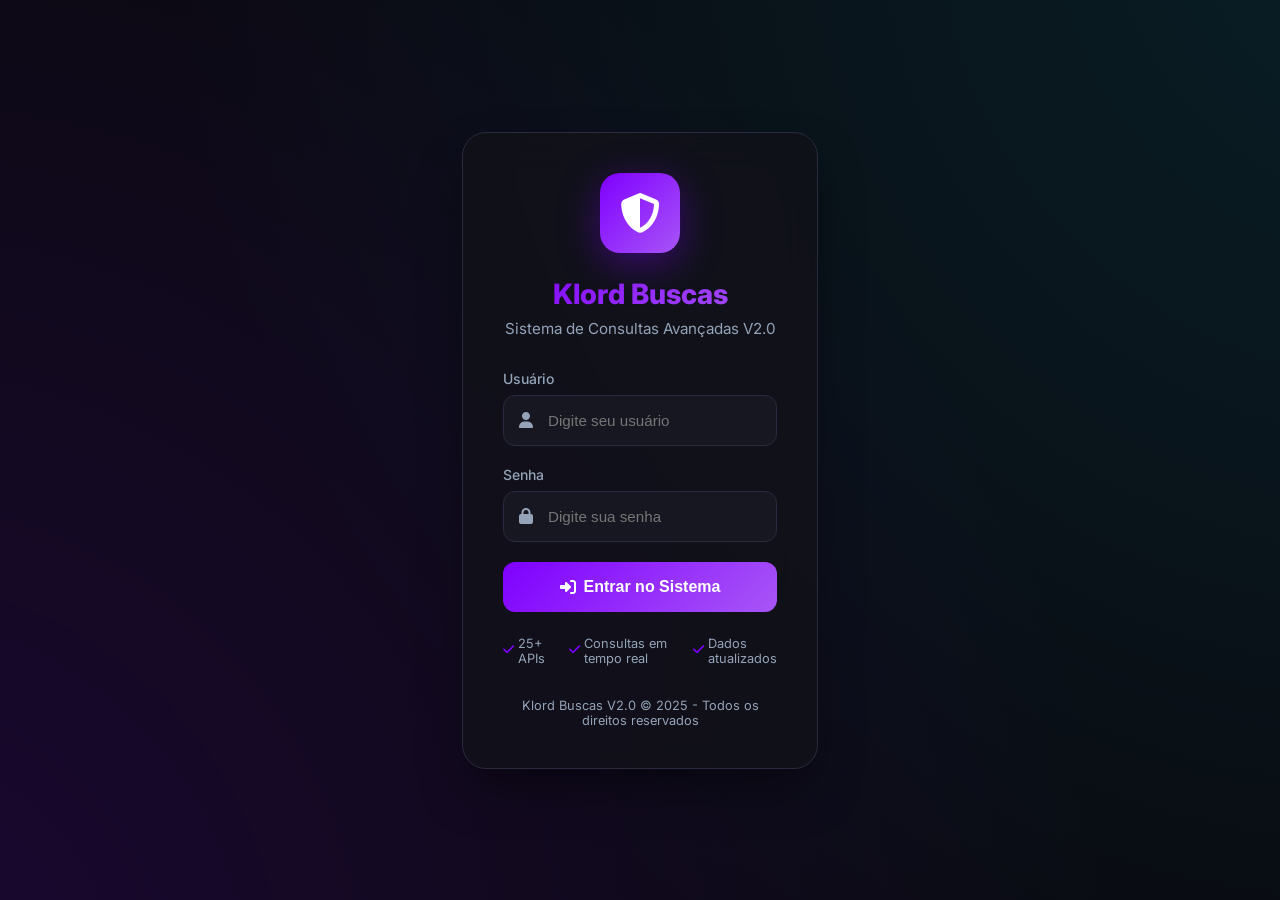
<file: login.html>
<!DOCTYPE html>
<html lang="pt-BR">
<head>
    <meta charset="UTF-8">
    <meta name="viewport" content="width=device-width, initial-scale=1.0">
    <title>Login - Klord Buscas V2.0</title>
    <link href="https://fonts.googleapis.com/css2?family=Inter:wght@300;400;500;600;700;800&display=swap" rel="stylesheet">
    <link rel="stylesheet" href="https://cdnjs.cloudflare.com/ajax/libs/font-awesome/6.4.0/css/all.min.css">
    <style>
        :root {
            --cor-fundo: #0a0a0f;
            --cor-card: #12121a;
            --cor-borda: #2a2a3e;
            --cor-primaria: #7f00ff;
            --cor-secundaria: #a855f7;
            --cor-acento: #00d4ff;
            --cor-sucesso: #10b981;
            --cor-erro: #ef4444;
            --cor-texto: #f8fafc;
            --cor-texto-sec: #94a3b8;
            --gradient-primario: linear-gradient(135deg, #7f00ff 0%, #a855f7 100%);
            --gradient-secundario: linear-gradient(135deg, #00d4ff 0%, #7f00ff 100%);
        }

        * {
            margin: 0;
            padding: 0;
            box-sizing: border-box;
        }

        body {
            font-family: 'Inter', sans-serif;
            background: var(--cor-fundo);
            min-height: 100vh;
            display: flex;
            align-items: center;
            justify-content: center;
            position: relative;
            overflow: hidden;
        }

        /* Background Effects */
        .bg-effects {
            position: fixed;
            inset: 0;
            pointer-events: none;
        }

        .bg-effects::before {
            content: '';
            position: absolute;
            top: -50%;
            left: -50%;
            width: 200%;
            height: 200%;
            background: radial-gradient(circle at 20% 80%, rgba(127, 0, 255, 0.15) 0%, transparent 50%),
                        radial-gradient(circle at 80% 20%, rgba(0, 212, 255, 0.1) 0%, transparent 50%);
            animation: rotate 30s linear infinite;
        }

        @keyframes rotate {
            from { transform: rotate(0deg); }
            to { transform: rotate(360deg); }
        }

        .login-container {
            width: 100%;
            max-width: 420px;
            padding: 2rem;
            position: relative;
            z-index: 1;
        }

        .login-card {
            background: rgba(18, 18, 26, 0.8);
            backdrop-filter: blur(20px);
            border: 1px solid var(--cor-borda);
            border-radius: 24px;
            padding: 2.5rem;
            box-shadow: 0 25px 50px -12px rgba(0, 0, 0, 0.5);
        }

        .logo-section {
            text-align: center;
            margin-bottom: 2rem;
        }

        .logo-icon {
            width: 80px;
            height: 80px;
            background: var(--gradient-primario);
            border-radius: 20px;
            display: flex;
            align-items: center;
            justify-content: center;
            margin: 0 auto 1.5rem;
            font-size: 2.5rem;
            color: white;
            box-shadow: 0 10px 40px rgba(127, 0, 255, 0.4);
            animation: float 3s ease-in-out infinite;
        }

        @keyframes float {
            0%, 100% { transform: translateY(0); }
            50% { transform: translateY(-10px); }
        }

        .logo-section h1 {
            font-size: 1.75rem;
            font-weight: 800;
            margin-bottom: 0.5rem;
            background: var(--gradient-primario);
            -webkit-background-clip: text;
            -webkit-text-fill-color: transparent;
        }

        .logo-section p {
            color: var(--cor-texto-sec);
            font-size: 0.95rem;
        }

        .form-group {
            margin-bottom: 1.25rem;
        }

        .form-group label {
            display: block;
            margin-bottom: 0.5rem;
            font-size: 0.875rem;
            font-weight: 500;
            color: var(--cor-texto-sec);
        }

        .input-wrapper {
            position: relative;
        }

        .input-wrapper i {
            position: absolute;
            left: 1rem;
            top: 50%;
            transform: translateY(-50%);
            color: var(--cor-texto-sec);
            transition: color 0.3s;
        }

        .form-group input {
            width: 100%;
            padding: 1rem 1rem 1rem 2.75rem;
            background: rgba(26, 26, 37, 0.8);
            border: 1px solid var(--cor-borda);
            border-radius: 12px;
            color: var(--cor-texto);
            font-size: 0.95rem;
            transition: all 0.3s;
        }

        .form-group input:focus {
            outline: none;
            border-color: var(--cor-primaria);
            box-shadow: 0 0 0 3px rgba(127, 0, 255, 0.1);
        }

        .form-group input:focus + i {
            color: var(--cor-primaria);
        }

        .btn-login {
            width: 100%;
            padding: 1rem;
            background: var(--gradient-primario);
            color: white;
            border: none;
            border-radius: 12px;
            font-size: 1rem;
            font-weight: 600;
            cursor: pointer;
            transition: all 0.3s;
            display: flex;
            align-items: center;
            justify-content: center;
            gap: 8px;
            margin-top: 1rem;
        }

        .btn-login:hover:not(:disabled) {
            transform: translateY(-2px);
            box-shadow: 0 10px 30px rgba(127, 0, 255, 0.4);
        }

        .btn-login:disabled {
            opacity: 0.6;
            cursor: not-allowed;
        }

        .status-message {
            padding: 1rem;
            border-radius: 10px;
            margin-top: 1rem;
            font-size: 0.9rem;
            display: none;
            align-items: center;
            gap: 8px;
        }

        .status-message.show {
            display: flex;
        }

        .status-error {
            background: rgba(239, 68, 68, 0.1);
            border: 1px solid var(--cor-erro);
            color: var(--cor-erro);
        }

        .status-success {
            background: rgba(16, 185, 129, 0.1);
            border: 1px solid var(--cor-sucesso);
            color: var(--cor-sucesso);
        }

        .status-loading {
            background: rgba(127, 0, 255, 0.1);
            border: 1px solid var(--cor-primaria);
            color: var(--cor-primaria);
        }

        .version-info {
            text-align: center;
            margin-top: 2rem;
            color: var(--cor-texto-sec);
            font-size: 0.8rem;
        }

        .features-list {
            display: flex;
            justify-content: center;
            gap: 1.5rem;
            margin-top: 1.5rem;
            font-size: 0.8rem;
            color: var(--cor-texto-sec);
        }

        .features-list span {
            display: flex;
            align-items: center;
            gap: 4px;
        }

        .features-list i {
            color: var(--cor-primaria);
        }

        @media (max-width: 480px) {
            .login-card {
                padding: 1.5rem;
            }
            
            .features-list {
                flex-direction: column;
                gap: 0.5rem;
            }
        }
    </style>
</head>
<body>
    <div class="bg-effects"></div>
    
    <div class="login-container">
        <div class="login-card">
            <div class="logo-section">
                <div class="logo-icon">
                    <i class="fas fa-shield-alt"></i>
                </div>
                <h1>Klord Buscas</h1>
                <p>Sistema de Consultas Avançadas V2.0</p>
            </div>

            <form id="loginForm" onsubmit="handleLogin(event)">
                <div class="form-group">
                    <label for="usuario">Usuário</label>
                    <div class="input-wrapper">
                        <input type="text" id="usuario" required placeholder="Digite seu usuário">
                        <i class="fas fa-user"></i>
                    </div>
                </div>

                <div class="form-group">
                    <label for="senha">Senha</label>
                    <div class="input-wrapper">
                        <input type="password" id="senha" required placeholder="Digite sua senha">
                        <i class="fas fa-lock"></i>
                    </div>
                </div>

                <button type="submit" class="btn-login" id="btnLogin">
                    <i class="fas fa-sign-in-alt"></i>
                    Entrar no Sistema
                </button>
            </form>

            <div id="statusMessage" class="status-message"></div>

            <div class="features-list">
                <span><i class="fas fa-check"></i> 25+ APIs</span>
                <span><i class="fas fa-check"></i> Consultas em tempo real</span>
                <span><i class="fas fa-check"></i> Dados atualizados</span>
            </div>

            <div class="version-info">
                Klord Buscas V2.0 © 2025 - Todos os direitos reservados
            </div>
        </div>
    </div>

    <script>
        async function handleLogin(e) {
            e.preventDefault();
            
            const btn = document.getElementById('btnLogin');
            const status = document.getElementById('statusMessage');
            const usuario = document.getElementById('usuario').value;
            const senha = document.getElementById('senha').value;

            btn.disabled = true;
            status.className = 'status-message status-loading show';
            status.innerHTML = '<i class="fas fa-circle-notch fa-spin"></i> Verificando credenciais...';

            try {
                const response = await fetch('/api/login', {
                    method: 'POST',
                    headers: { 'Content-Type': 'application/json' },
                    body: JSON.stringify({ usuario, senha })
                });

                const data = await response.json();

                if (response.ok && data.ok) {
                    status.className = 'status-message status-success show';
                    status.innerHTML = '<i class="fas fa-check-circle"></i> Login realizado! Redirecionando...';
                    
                    setTimeout(() => {
                        // CORREÇÃO: Todos vão para /painel primeiro, admin ou não
                        window.location.href = '/painel';
                    }, 1000);
                } else {
                    status.className = 'status-message status-error show';
                    status.innerHTML = `<i class="fas fa-exclamation-circle"></i> ${data.erro || 'Erro no login'}`;
                    btn.disabled = false;
                }
            } catch (error) {
                status.className = 'status-message status-error show';
                status.innerHTML = '<i class="fas fa-exclamation-circle"></i> Erro de conexão com o servidor';
                btn.disabled = false;
            }
        }
    </script>
</body>
</html>
</file>
